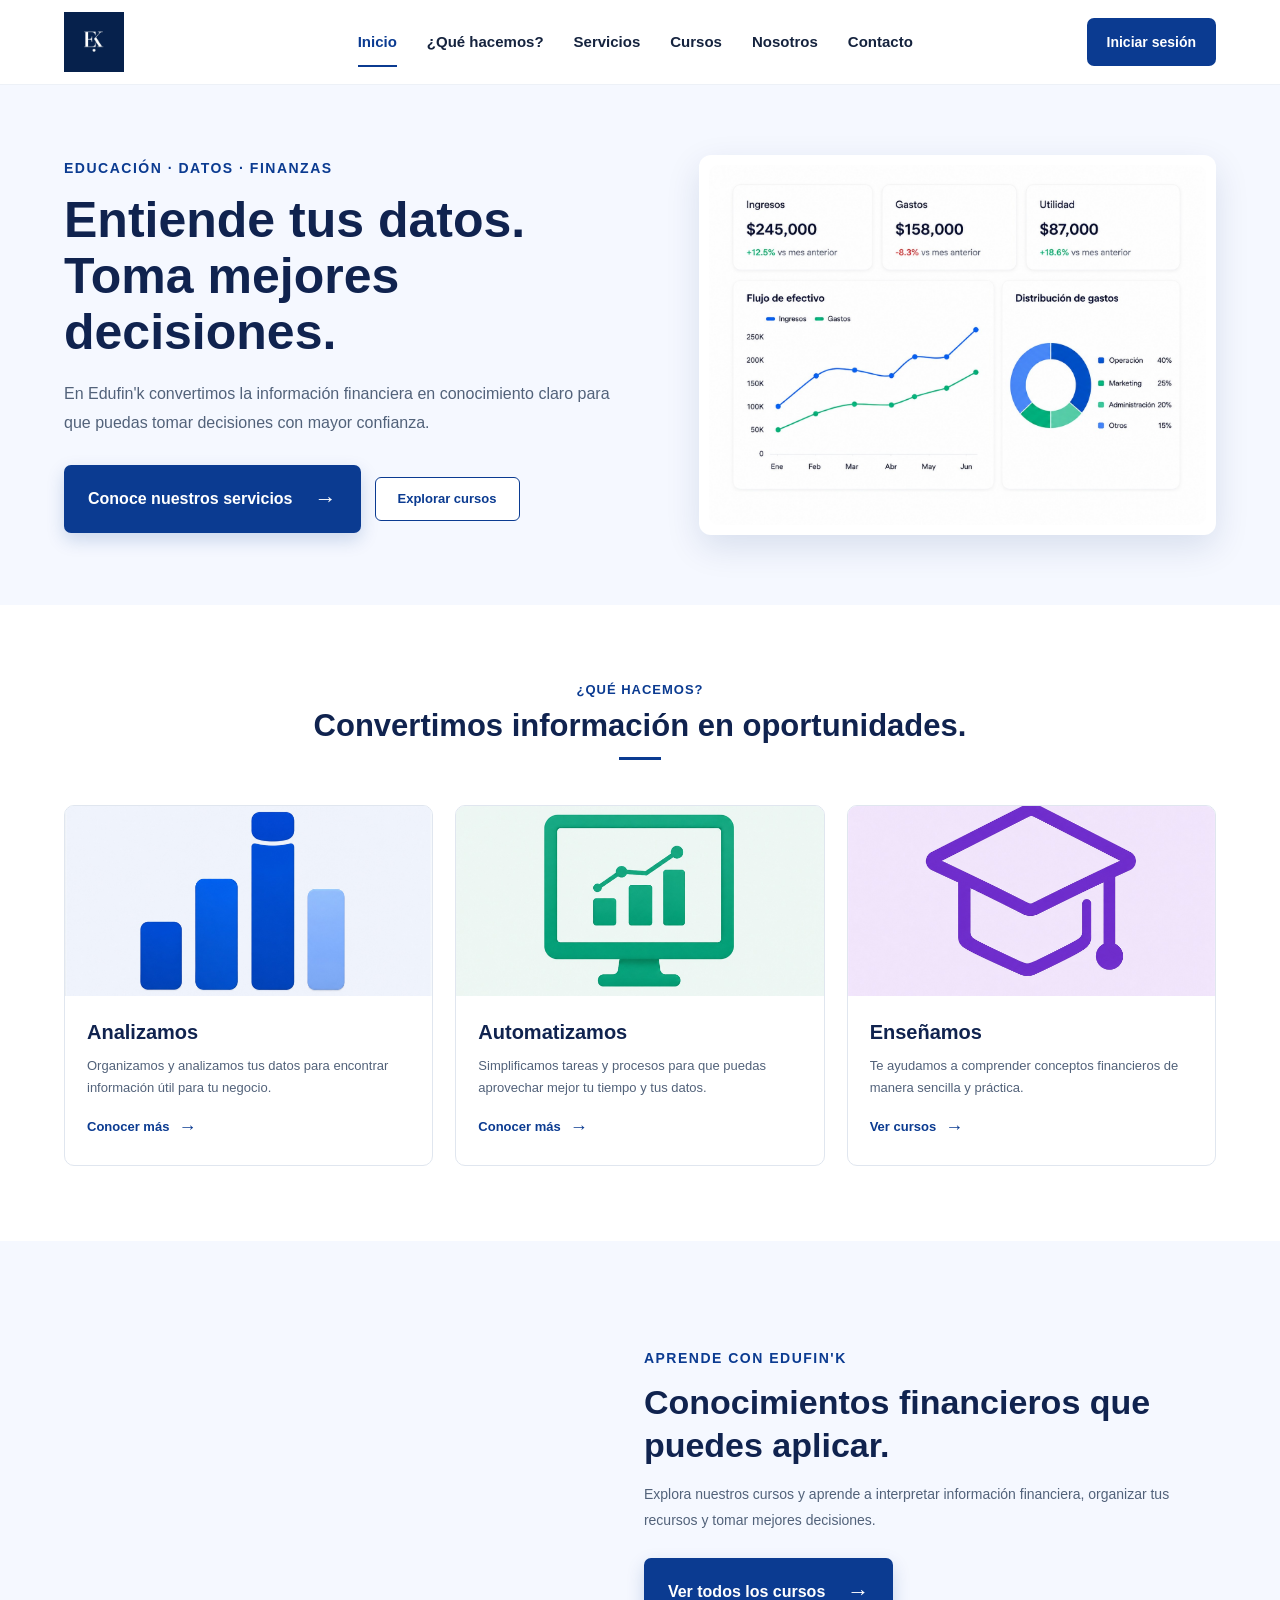
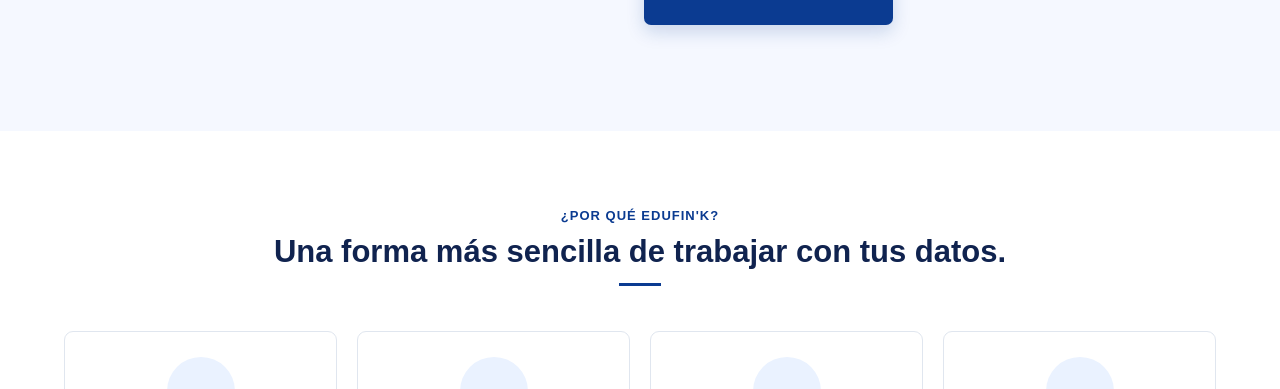
<file: Edufin'k/index.html>
<!DOCTYPE html>
<html lang="es">

<head>

    <meta charset="UTF-8">

    <meta
        name="viewport"
        content="width=device-width, initial-scale=1.0"
    >

    <meta
        http-equiv="refresh"
        content="0; url=Edufin%27k.html"
    >

    <title>Edufin'k</title>

</head>


<body>

    <p>
        Cargando Edufin'k...
    </p>

</body>

</html>
</file>
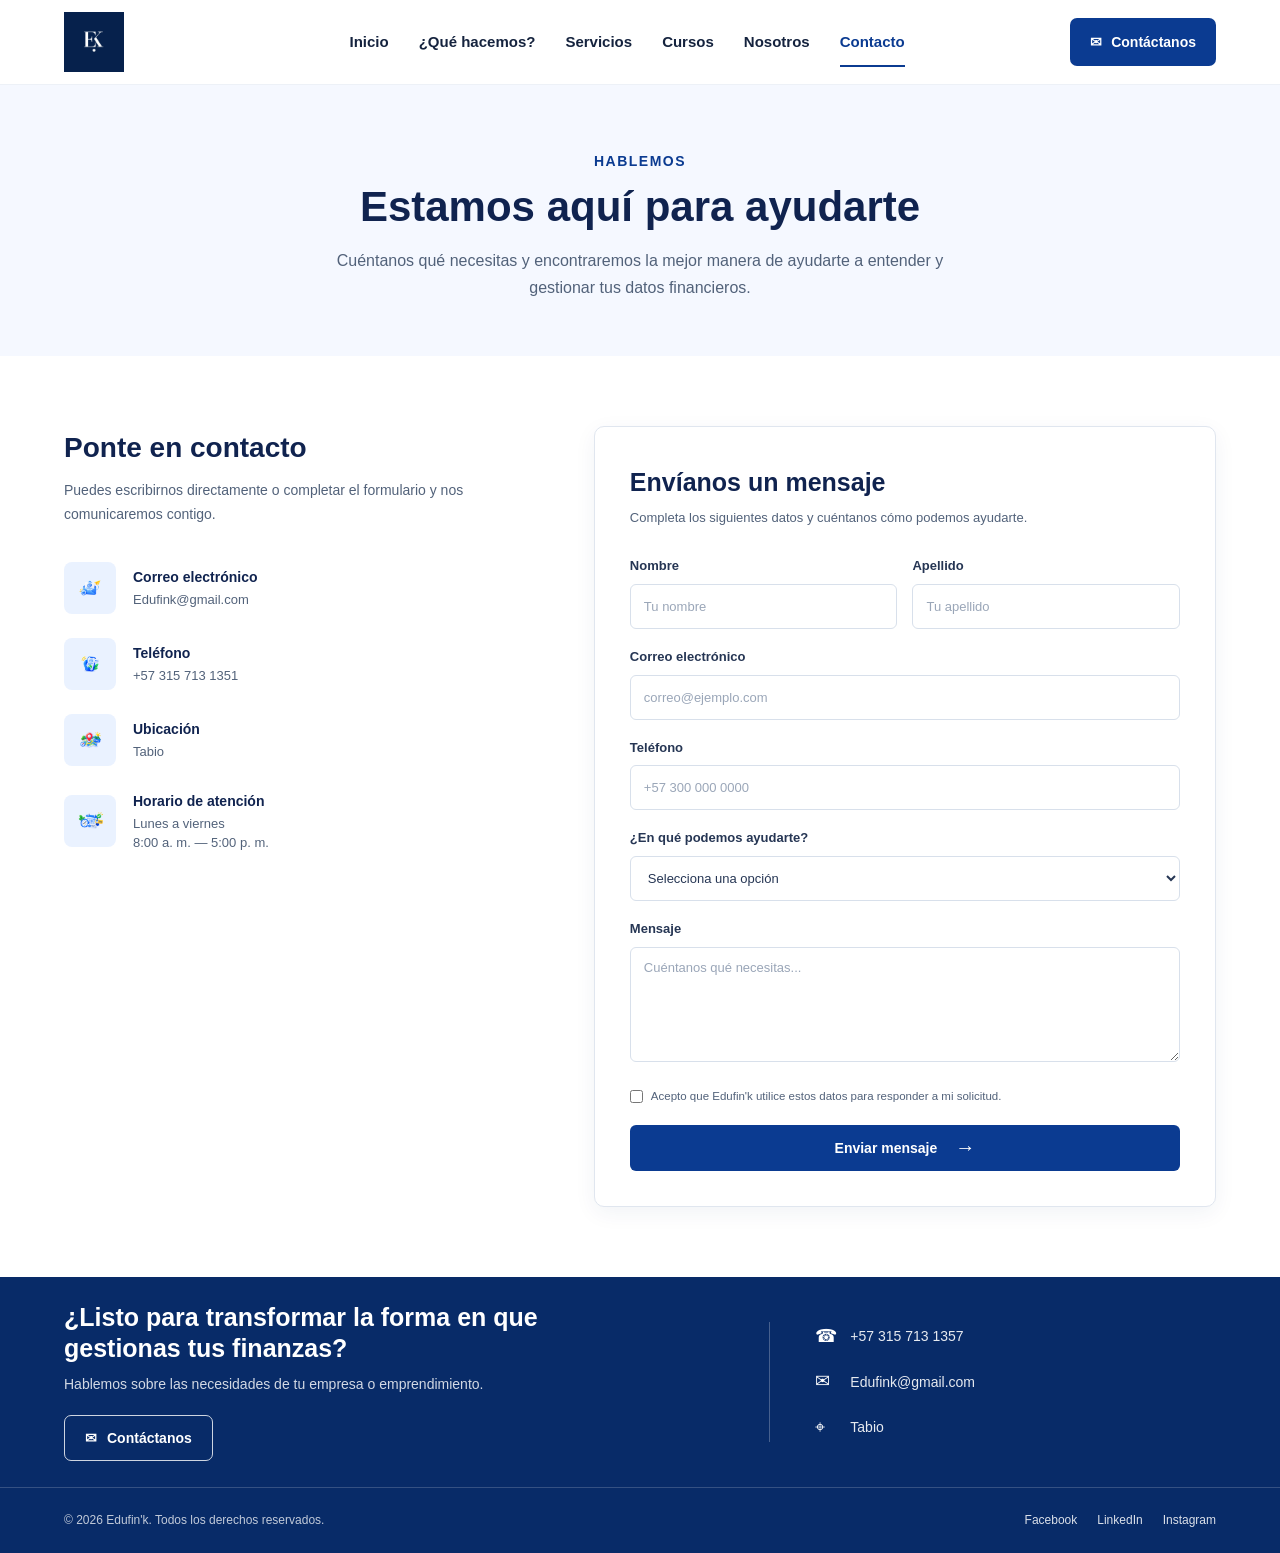
<file: Edufin'k/contacto.html>
<!DOCTYPE html>
<html lang="es">

<head>

    <meta charset="UTF-8">

    <meta name="viewport" content="width=device-width, initial-scale=1.0">

    <title>Edufin'k | Contacto</title>

    <link rel="stylesheet" href="diseño.css">

</head>


<body class="pagina-contacto">


    <!-- ==========================================
         ENCABEZADO
    =========================================== -->

    <header class="header">

        <div class="contenedor header-contenido">


            <!-- LOGO -->

            <a href="Edufin'k.html" class="logo">

                <img
                    src="img/logo.png"
                    alt="Logo de Edufin'k"
                >

            </a>


            <!-- MENÚ -->

            <nav class="menu">

                <a href="Edufin'k.html">
                    Inicio
                </a>

                <a href="Edufin'k.html#que-hacemos">
                    ¿Qué hacemos?
                </a>

                <a href="servicios.html">
                    Servicios
                </a>

                <a href="cursos.html">
                    Cursos
                </a>

                <a href="nosotros.html">
                    Nosotros
                </a>

                <a href="contacto.html" class="activo">
                    Contacto
                </a>

            </nav>


            <!-- BOTÓN -->

            <a
                href="contacto.html"
                class="boton-contacto"
            >

                <span>✉</span>

                Contáctanos

            </a>

        </div>

    </header>



    <!-- ==========================================
         CONTENIDO PRINCIPAL
    =========================================== -->

    <main>


        <!-- ======================================
             ENCABEZADO DE CONTACTO
        ======================================= -->

        <section class="contacto-hero">

            <div class="contenedor">

                <p class="texto-pequeno">
                    HABLEMOS
                </p>

                <h1>
                    Estamos aquí para ayudarte
                </h1>

                <p>
                    Cuéntanos qué necesitas y encontraremos
                    la mejor manera de ayudarte a entender
                    y gestionar tus datos financieros.
                </p>

            </div>

        </section>



        <!-- ======================================
             FORMULARIO + INFORMACIÓN
        ======================================= -->

        <section class="contacto-contenido">

            <div class="contenedor contacto-grid">


                <!-- =================================
                     INFORMACIÓN
                ================================== -->

                <div class="contacto-informacion">

                    <div class="titulo-contacto">

                        <h2>
                            Ponte en contacto
                        </h2>

                        <p>
                            Puedes escribirnos directamente o
                            completar el formulario y nos
                            comunicaremos contigo.
                        </p>

                    </div>


                    <!-- CORREO -->

                    <div class="contacto-dato">

                        <div class="contacto-dato-imagen">

                            <img
                                src="img/contacto-correo.png"
                                alt="Correo electrónico"
                            >

                        </div>

                        <div>

                            <h3>
                                Correo electrónico
                            </h3>

                            <p>
                                Edufink@gmail.com
                            </p>

                        </div>

                    </div>


                    <!-- TELÉFONO -->

                    <div class="contacto-dato">

                        <div class="contacto-dato-imagen">

                            <img
                                src="img/contacto-telefono.png"
                                alt="Teléfono"
                            >

                        </div>

                        <div>

                            <h3>
                                Teléfono
                            </h3>

                            <p>
                                +57 315 713 1351
                            </p>

                        </div>

                    </div>


                    <!-- UBICACIÓN -->

                    <div class="contacto-dato">

                        <div class="contacto-dato-imagen">

                            <img
                                src="img/contacto-ubicacion.png"
                                alt="Ubicación"
                            >

                        </div>

                        <div>

                            <h3>
                                Ubicación
                            </h3>

                            <p>
                                Tabio
                            </p>

                        </div>

                    </div>


                    <!-- HORARIO -->

                    <div class="contacto-dato">

                        <div class="contacto-dato-imagen">

                            <img
                                src="img/contacto-horario.png"
                                alt="Horario de atención"
                            >

                        </div>

                        <div>

                            <h3>
                                Horario de atención
                            </h3>

                            <p>
                                Lunes a viernes
                                <br>
                                8:00 a. m. — 5:00 p. m.
                            </p>

                        </div>

                    </div>


                    <!-- IMAGEN -->

                    <div class="contacto-imagen">

                        <img
                            src="img/contacto.png"
                            alt="Contacto Edufin'k"
                        >

                    </div>

                </div>



                <!-- =================================
                     FORMULARIO
                ================================== -->

                <div class="contacto-formulario">

                    <div class="formulario-titulo">

                        <h2>
                            Envíanos un mensaje
                        </h2>

                        <p>
                            Completa los siguientes datos y
                            cuéntanos cómo podemos ayudarte.
                        </p>

                    </div>


                    <form
                        action="#"
                        method="post"
                        onsubmit="enviarFormulario(event)"
                    >


                        <!-- NOMBRE -->

                        <div class="fila-formulario">

                            <div class="campo-contacto">

                                <label for="nombre">
                                    Nombre
                                </label>

                                <input
                                    type="text"
                                    id="nombre"
                                    name="nombre"
                                    placeholder="Tu nombre"
                                    required
                                >

                            </div>


                            <!-- APELLIDO -->

                            <div class="campo-contacto">

                                <label for="apellido">
                                    Apellido
                                </label>

                                <input
                                    type="text"
                                    id="apellido"
                                    name="apellido"
                                    placeholder="Tu apellido"
                                    required
                                >

                            </div>

                        </div>


                        <!-- CORREO -->

                        <div class="campo-contacto">

                            <label for="email-contacto">
                                Correo electrónico
                            </label>

                            <input
                                type="email"
                                id="email-contacto"
                                name="email"
                                placeholder="correo@ejemplo.com"
                                required
                            >

                        </div>


                        <!-- TELÉFONO -->

                        <div class="campo-contacto">

                            <label for="telefono">
                                Teléfono
                            </label>

                            <input
                                type="tel"
                                id="telefono"
                                name="telefono"
                                placeholder="+57 300 000 0000"
                            >

                        </div>


                        <!-- SERVICIO -->

                        <div class="campo-contacto">

                            <label for="servicio">
                                ¿En qué podemos ayudarte?
                            </label>

                            <select
                                id="servicio"
                                name="servicio"
                                required
                            >

                                <option value="">
                                    Selecciona una opción
                                </option>

                                <option>
                                    Análisis de datos financieros
                                </option>

                                <option>
                                    Automatización financiera
                                </option>

                                <option>
                                    Educación financiera
                                </option>

                                <option>
                                    Cursos
                                </option>

                                <option>
                                    Otro
                                </option>

                            </select>

                        </div>


                        <!-- MENSAJE -->

                        <div class="campo-contacto">

                            <label for="mensaje">
                                Mensaje
                            </label>

                            <textarea
                                id="mensaje"
                                name="mensaje"
                                rows="5"
                                placeholder="Cuéntanos qué necesitas..."
                                required
                            ></textarea>

                        </div>


                        <!-- ACEPTACIÓN -->

                        <label class="aceptar-contacto">

                            <input
                                type="checkbox"
                                required
                            >

                            <span>
                                Acepto que Edufin'k utilice estos
                                datos para responder a mi solicitud.
                            </span>

                        </label>


                        <!-- BOTÓN -->

                        <button
                            type="submit"
                            class="boton-enviar-contacto"
                        >

                            Enviar mensaje

                            <span>→</span>

                        </button>


                        <!-- MENSAJE DE CONFIRMACIÓN -->

                        <p
                            id="mensaje-contacto"
                            class="mensaje-contacto"
                        ></p>

                    </form>

                </div>

            </div>

        </section>


    </main>



    <!-- ==========================================
         FOOTER
    =========================================== -->

    <footer class="footer">

        <div class="contenedor footer-contenido">

            <div class="footer-presentacion">

                <h2>
                    ¿Listo para transformar la forma en que
                    gestionas tus finanzas?
                </h2>

                <p>
                    Hablemos sobre las necesidades de tu empresa
                    o emprendimiento.
                </p>

                <a
                    href="contacto.html"
                    class="boton-footer"
                >

                    <span>✉</span>

                    Contáctanos

                </a>

            </div>


            <div class="footer-contacto">

                <div class="dato-contacto">

                    <span>☎</span>

                    <p>
                        +57 315 713 1357
                    </p>

                </div>


                <div class="dato-contacto">

                    <span>✉</span>

                    <p>
                        Edufink@gmail.com
                    </p>

                </div>


                <div class="dato-contacto">

                    <span>⌖</span>

                    <p>
                        Tabio
                    </p>

                </div>

            </div>

        </div>


        <div class="footer-inferior">

            <div class="contenedor footer-inferior-contenido">

                <p>
                    © 2026 Edufin'k. Todos los derechos reservados.
                </p>


                <div class="redes-sociales">

                    <a href="#">
                        Facebook
                    </a>

                    <a href="#">
                        LinkedIn
                    </a>

                    <a href="#">
                        Instagram
                    </a>

                </div>

            </div>

        </div>

    </footer>



    <!-- ==========================================
         JAVASCRIPT
    =========================================== -->

    <script>

        function enviarFormulario(event) {

            event.preventDefault();

            const mensaje =
                document.getElementById("mensaje-contacto");

            mensaje.textContent =
                "¡Mensaje preparado correctamente! La conexión con el sistema de envío se agregará posteriormente.";

            mensaje.classList.add("mostrar");

        }

    </script>


</body>

</html>
</file>
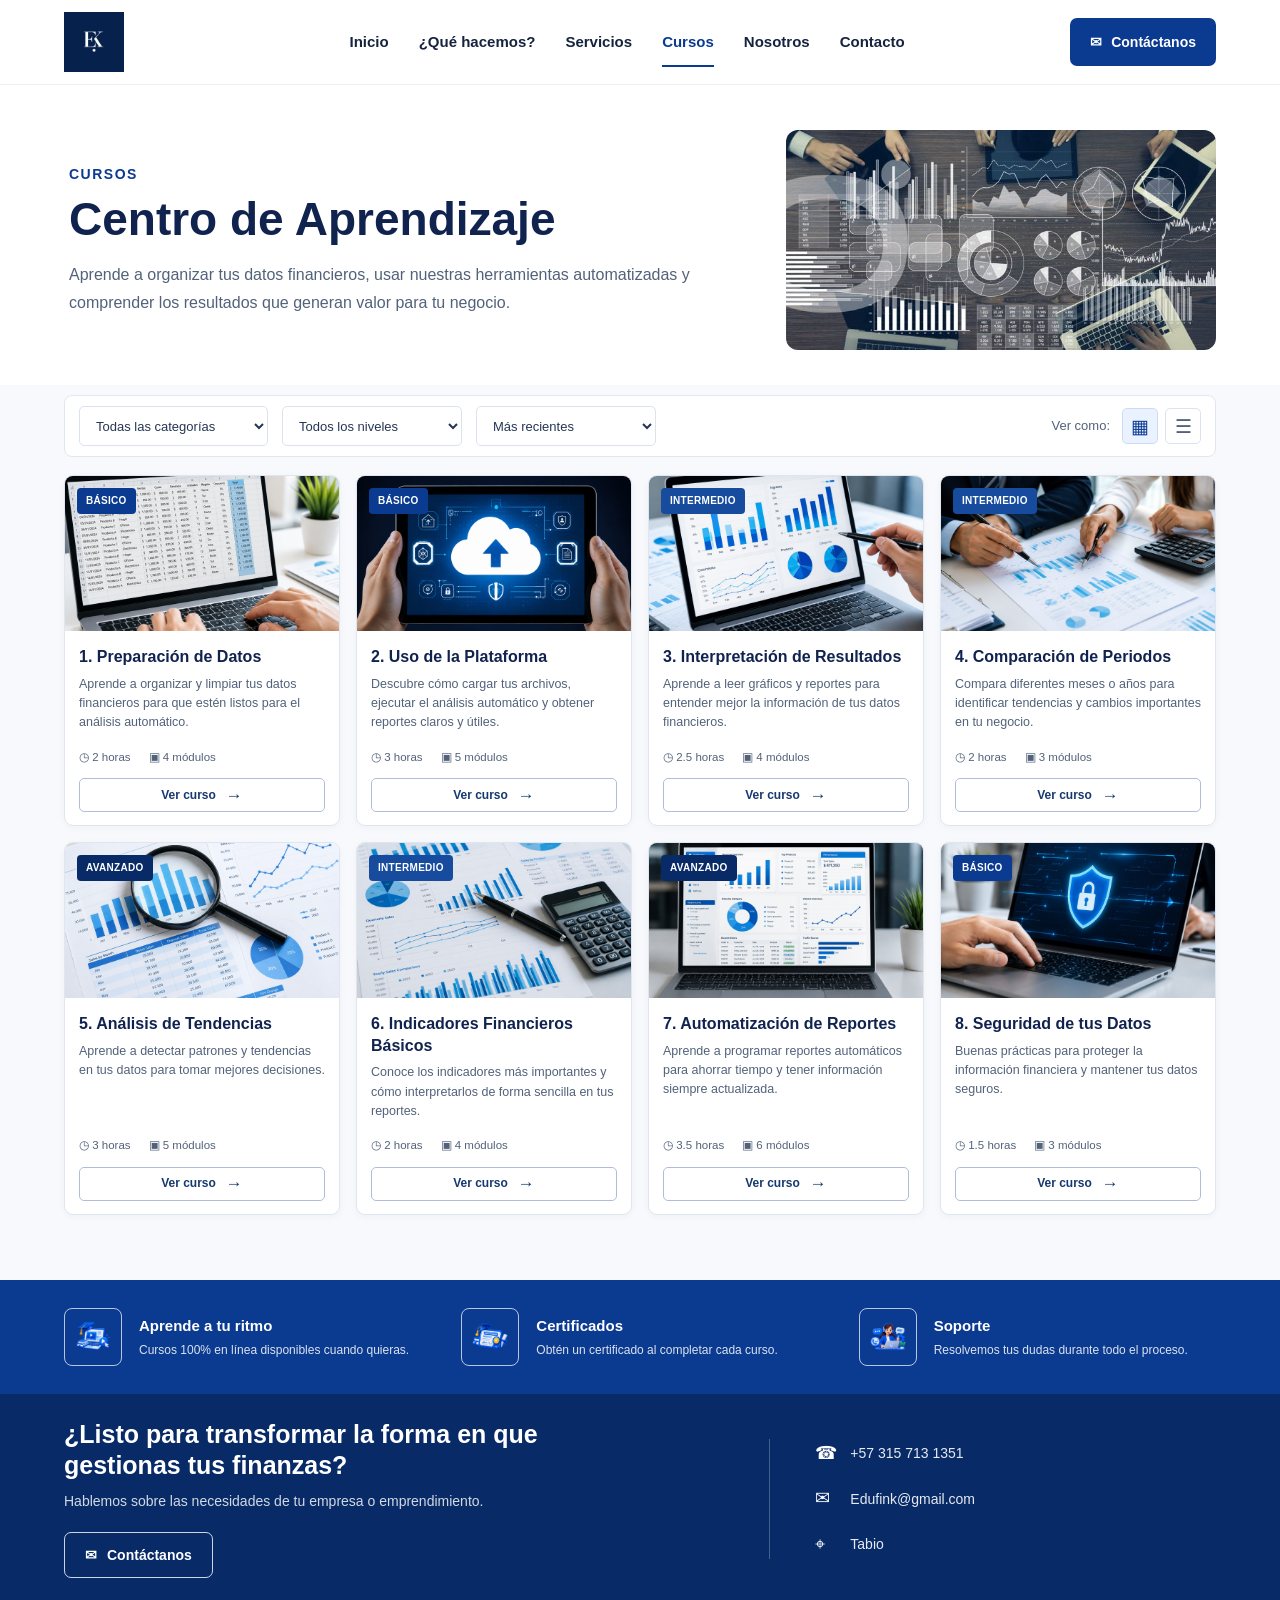
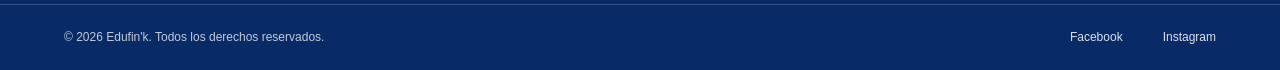
<file: Edufin'k/cursos.html>
<!DOCTYPE html>
<html lang="es">

<head>

    <meta charset="UTF-8">

    <meta name="viewport" content="width=device-width, initial-scale=1.0">

    <title>Edufin'k | Cursos</title>

    <link rel="stylesheet" href="diseño.css">

</head>


<body>


    <!-- ==========================================
         ENCABEZADO
    =========================================== -->

    <header class="header">

        <div class="contenedor header-contenido">


            <!-- LOGO -->

            <a href="Edufin'k.html" class="logo">

                <img
                    src="img/logo.png"
                    alt="Logo de Edufin'k"
                >

            </a>


            <!-- MENÚ -->

            <nav class="menu">

                <a href="Edufin'k.html">
                    Inicio
                </a>

                <a href="Edufin'k.html#que-hacemos">
                    ¿Qué hacemos?
                </a>

                <a href="servicios.html">
                    Servicios
                </a>

                <a href="cursos.html" class="activo">
                    Cursos
                </a>

                <a href="nosotros.html">
                    Nosotros
                </a>

                <a href="contacto.html">
                    Contacto
                </a>

            </nav>


            <!-- BOTÓN CONTACTO -->

            <a
                href="contacto.html"
                class="boton-contacto"
            >

                <span>✉</span>

                Contáctanos

            </a>

        </div>

    </header>



    <!-- ==========================================
         CONTENIDO PRINCIPAL
    =========================================== -->

    <main>


        <!-- ======================================
             PRESENTACIÓN DE CURSOS
        ======================================= -->

        <section class="cursos-hero">

            <div class="contenedor cursos-hero-contenido">


                <!-- TEXTO -->

                <div class="cursos-hero-texto">

                    <p class="texto-pequeno">
                        CURSOS
                    </p>

                    <h1>
                        Centro de Aprendizaje
                    </h1>

                    <p>
                        Aprende a organizar tus datos financieros,
                        usar nuestras herramientas automatizadas y
                        comprender los resultados que generan valor
                        para tu negocio.
                    </p>

                </div>


                <!-- IMAGEN -->

                <div class="cursos-hero-imagen">

                    <img
                        src="img/centro-aprendizaje.png"
                        alt="Centro de aprendizaje financiero"
                    >

                </div>

            </div>

        </section>



        <!-- ======================================
             FILTROS
        ======================================= -->

        <section class="cursos-contenido">

            <div class="contenedor">


                <div class="filtros-cursos">


                    <!-- CATEGORÍAS -->

                    <div class="filtro">

                        <label for="categoria">
                            Categoría
                        </label>

                        <select id="categoria">

                            <option>
                                Todas las categorías
                            </option>

                            <option>
                                Análisis financiero
                            </option>

                            <option>
                                Automatización
                            </option>

                            <option>
                                Datos financieros
                            </option>

                        </select>

                    </div>


                    <!-- NIVEL -->

                    <div class="filtro">

                        <label for="nivel">
                            Nivel
                        </label>

                        <select id="nivel">

                            <option>
                                Todos los niveles
                            </option>

                            <option>
                                Básico
                            </option>

                            <option>
                                Intermedio
                            </option>

                            <option>
                                Avanzado
                            </option>

                        </select>

                    </div>


                    <!-- ORDEN -->

                    <div class="filtro">

                        <label for="orden">
                            Ordenar por
                        </label>

                        <select id="orden">

                            <option>
                                Más recientes
                            </option>

                            <option>
                                Más antiguos
                            </option>

                            <option>
                                Menor duración
                            </option>

                            <option>
                                Mayor duración
                            </option>

                        </select>

                    </div>


                    <!-- VISTA -->

                    <div class="vista-cursos">

                        <span>
                            Ver como:
                        </span>

                        <button
                            type="button"
                            class="vista-activa"
                        >
                            ▦
                        </button>

                        <button
                            type="button"
                        >
                            ☰
                        </button>

                    </div>

                </div>



                <!-- ==================================
                     TARJETAS DE CURSOS
                =================================== -->

                <div class="lista-cursos">


                    <!-- CURSO 1 -->

                    <article class="curso-card">

                        <div class="curso-imagen">

                            <img
                                src="img/curso-preparacion-datos.png"
                                alt="Preparación de datos"
                            >

                            <span class="nivel basico">
                                BÁSICO
                            </span>

                        </div>


                        <div class="curso-info">

                            <h2>
                                1. Preparación de Datos
                            </h2>

                            <p>
                                Aprende a organizar y limpiar tus datos
                                financieros para que estén listos para
                                el análisis automático.
                            </p>


                            <div class="curso-datos">

                                <span>
                                    ◷ 2 horas
                                </span>

                                <span>
                                    ▣ 4 módulos
                                </span>

                            </div>


                            <a
                                href="curso-preparacion-datos.html"
                                class="boton-curso"
                            >

                                Ver curso

                                <span>→</span>

                            </a>

                        </div>

                    </article>



                    <!-- CURSO 2 -->

                    <article class="curso-card">

                        <div class="curso-imagen">

                            <img
                                src="img/curso-uso-plataforma.png"
                                alt="Uso de la plataforma"
                            >

                            <span class="nivel basico">
                                BÁSICO
                            </span>

                        </div>


                        <div class="curso-info">

                            <h2>
                                2. Uso de la Plataforma
                            </h2>

                            <p>
                                Descubre cómo cargar tus archivos,
                                ejecutar el análisis automático y
                                obtener reportes claros y útiles.
                            </p>


                            <div class="curso-datos">

                                <span>
                                    ◷ 3 horas
                                </span>

                                <span>
                                    ▣ 5 módulos
                                </span>

                            </div>


                            <a
                                href="curso-uso-plataforma.html"
                                class="boton-curso"
                            >

                                Ver curso

                                <span>→</span>

                            </a>

                        </div>

                    </article>



                    <!-- CURSO 3 -->

                    <article class="curso-card">

                        <div class="curso-imagen">

                            <img
                                src="img/curso-interpretacion-resultados.png"
                                alt="Interpretación de resultados"
                            >

                            <span class="nivel intermedio">
                                INTERMEDIO
                            </span>

                        </div>


                        <div class="curso-info">

                            <h2>
                                3. Interpretación de Resultados
                            </h2>

                            <p>
                                Aprende a leer gráficos y reportes para
                                entender mejor la información de tus
                                datos financieros.
                            </p>


                            <div class="curso-datos">

                                <span>
                                    ◷ 2.5 horas
                                </span>

                                <span>
                                    ▣ 4 módulos
                                </span>

                            </div>


                            <a
                                href="curso-interpretacion-resultados.html"
                                class="boton-curso"
                            >

                                Ver curso

                                <span>→</span>

                            </a>

                        </div>

                    </article>



                    <!-- CURSO 4 -->

                    <article class="curso-card">

                        <div class="curso-imagen">

                            <img
                                src="img/curso-comparacion-periodos.png"
                                alt="Comparación de periodos"
                            >

                            <span class="nivel intermedio">
                                INTERMEDIO
                            </span>

                        </div>


                        <div class="curso-info">

                            <h2>
                                4. Comparación de Periodos
                            </h2>

                            <p>
                                Compara diferentes meses o años para
                                identificar tendencias y cambios
                                importantes en tu negocio.
                            </p>


                            <div class="curso-datos">

                                <span>
                                    ◷ 2 horas
                                </span>

                                <span>
                                    ▣ 3 módulos
                                </span>

                            </div>


                            <a
                                href="curso-comparacion-periodos.html"
                                class="boton-curso"
                            >

                                Ver curso

                                <span>→</span>

                            </a>

                        </div>

                    </article>



                    <!-- CURSO 5 -->

                    <article class="curso-card">

                        <div class="curso-imagen">

                            <img
                                src="img/curso-analisis-tendencias.png"
                                alt="Análisis de tendencias"
                            >

                            <span class="nivel avanzado">
                                AVANZADO
                            </span>

                        </div>


                        <div class="curso-info">

                            <h2>
                                5. Análisis de Tendencias
                            </h2>

                            <p>
                                Aprende a detectar patrones y tendencias
                                en tus datos para tomar mejores
                                decisiones.
                            </p>


                            <div class="curso-datos">

                                <span>
                                    ◷ 3 horas
                                </span>

                                <span>
                                    ▣ 5 módulos
                                </span>

                            </div>


                            <a
                                href="curso-analisis-tendencias.html"
                                class="boton-curso"
                            >

                                Ver curso

                                <span>→</span>

                            </a>

                        </div>

                    </article>



                    <!-- CURSO 6 -->

                    <article class="curso-card">

                        <div class="curso-imagen">

                            <img
                                src="img/curso-indicadores-financieros.png"
                                alt="Indicadores financieros básicos"
                            >

                            <span class="nivel intermedio">
                                INTERMEDIO
                            </span>

                        </div>


                        <div class="curso-info">

                            <h2>
                                6. Indicadores Financieros Básicos
                            </h2>

                            <p>
                                Conoce los indicadores más importantes
                                y cómo interpretarlos de forma sencilla
                                en tus reportes.
                            </p>


                            <div class="curso-datos">

                                <span>
                                    ◷ 2 horas
                                </span>

                                <span>
                                    ▣ 4 módulos
                                </span>

                            </div>


                            <a
                                href="curso-indicadores-financieros.html"
                                class="boton-curso"
                            >

                                Ver curso

                                <span>→</span>

                            </a>

                        </div>

                    </article>



                    <!-- CURSO 7 -->

                    <article class="curso-card">

                        <div class="curso-imagen">

                            <img
                                src="img/curso-automatizacion-reportes.png"
                                alt="Automatización de reportes"
                            >

                            <span class="nivel avanzado">
                                AVANZADO
                            </span>

                        </div>


                        <div class="curso-info">

                            <h2>
                                7. Automatización de Reportes
                            </h2>

                            <p>
                                Aprende a programar reportes automáticos
                                para ahorrar tiempo y tener información
                                siempre actualizada.
                            </p>


                            <div class="curso-datos">

                                <span>
                                    ◷ 3.5 horas
                                </span>

                                <span>
                                    ▣ 6 módulos
                                </span>

                            </div>


                            <a
                                href="curso-automatizacion-reportes.html"
                                class="boton-curso"
                            >

                                Ver curso

                                <span>→</span>

                            </a>

                        </div>

                    </article>



                    <!-- CURSO 8 -->

                    <article class="curso-card">

                        <div class="curso-imagen">

                            <img
                                src="img/curso-seguridad-datos.png"
                                alt="Seguridad de tus datos"
                            >

                            <span class="nivel basico">
                                BÁSICO
                            </span>

                        </div>


                        <div class="curso-info">

                            <h2>
                                8. Seguridad de tus Datos
                            </h2>

                            <p>
                                Buenas prácticas para proteger la
                                información financiera y mantener tus
                                datos seguros.
                            </p>


                            <div class="curso-datos">

                                <span>
                                    ◷ 1.5 horas
                                </span>

                                <span>
                                    ▣ 3 módulos
                                </span>

                            </div>


                            <a
                                href="curso-seguridad-datos.html"
                                class="boton-curso"
                            >

                                Ver curso

                                <span>→</span>

                            </a>

                        </div>

                    </article>

                </div>

            </div>

        </section>



        <!-- ======================================
             BENEFICIOS
        ======================================= -->

        <section class="beneficios-cursos">

            <div class="contenedor beneficios-contenido">


                <!-- BENEFICIO 1 -->

                <div class="beneficio">

                    <div class="beneficio-imagen">

                        <img
                            src="img/aprende-ritmo.png"
                            alt="Aprende a tu ritmo"
                        >

                    </div>

                    <div>

                        <h3>
                            Aprende a tu ritmo
                        </h3>

                        <p>
                            Cursos 100% en línea disponibles
                            cuando quieras.
                        </p>

                    </div>

                </div>


                <!-- BENEFICIO 2 -->

                <div class="beneficio">

                    <div class="beneficio-imagen">

                        <img
                            src="img/certificados.png"
                            alt="Certificados"
                        >

                    </div>

                    <div>

                        <h3>
                            Certificados
                        </h3>

                        <p>
                            Obtén un certificado al completar
                            cada curso.
                        </p>

                    </div>

                </div>


                <!-- BENEFICIO 3 -->

                <div class="beneficio">

                    <div class="beneficio-imagen">

                        <img
                            src="img/soporte.png"
                            alt="Soporte"
                        >

                    </div>

                    <div>

                        <h3>
                            Soporte
                        </h3>

                        <p>
                            Resolvemos tus dudas durante
                            todo el proceso.
                        </p>

                    </div>

                </div>

            </div>

        </section>


    </main>



    <!-- ==========================================
         FOOTER
    =========================================== -->

    <footer class="footer">

        <div class="contenedor footer-contenido">


            <div class="footer-presentacion">

                <h2>
                    ¿Listo para transformar la forma en que
                    gestionas tus finanzas?
                </h2>

                <p>
                    Hablemos sobre las necesidades de tu empresa
                    o emprendimiento.
                </p>

                <a
                    href="contacto.html"
                    class="boton-footer"
                >

                    <span>✉</span>

                    Contáctanos

                </a>

            </div>


            <div class="footer-contacto">

                <div class="dato-contacto">

                    <span>☎</span>

                    <p>
                        +57 315 713 1351
                    </p>

                </div>


                <div class="dato-contacto">

                    <span>✉</span>

                    <p>
                        Edufink@gmail.com
                    </p>

                </div>


                <div class="dato-contacto">

                    <span>⌖</span>

                    <p>
                        Tabio
                    </p>

                </div>

            </div>

        </div>


        <div class="footer-inferior">

            <div class="contenedor footer-inferior-contenido">

                <p>
                    © 2026 Edufin'k. Todos los derechos reservados.
                </p>


                <div class="redes-sociales">

                    <a href="#">
                        Facebook
                    </a>

                    <a href="#">
                    
                    </a>

                    <a href="#">
                        Instagram
                    </a>

                </div>

            </div>

        </div>

    </footer>


</body>

</html>
</file>
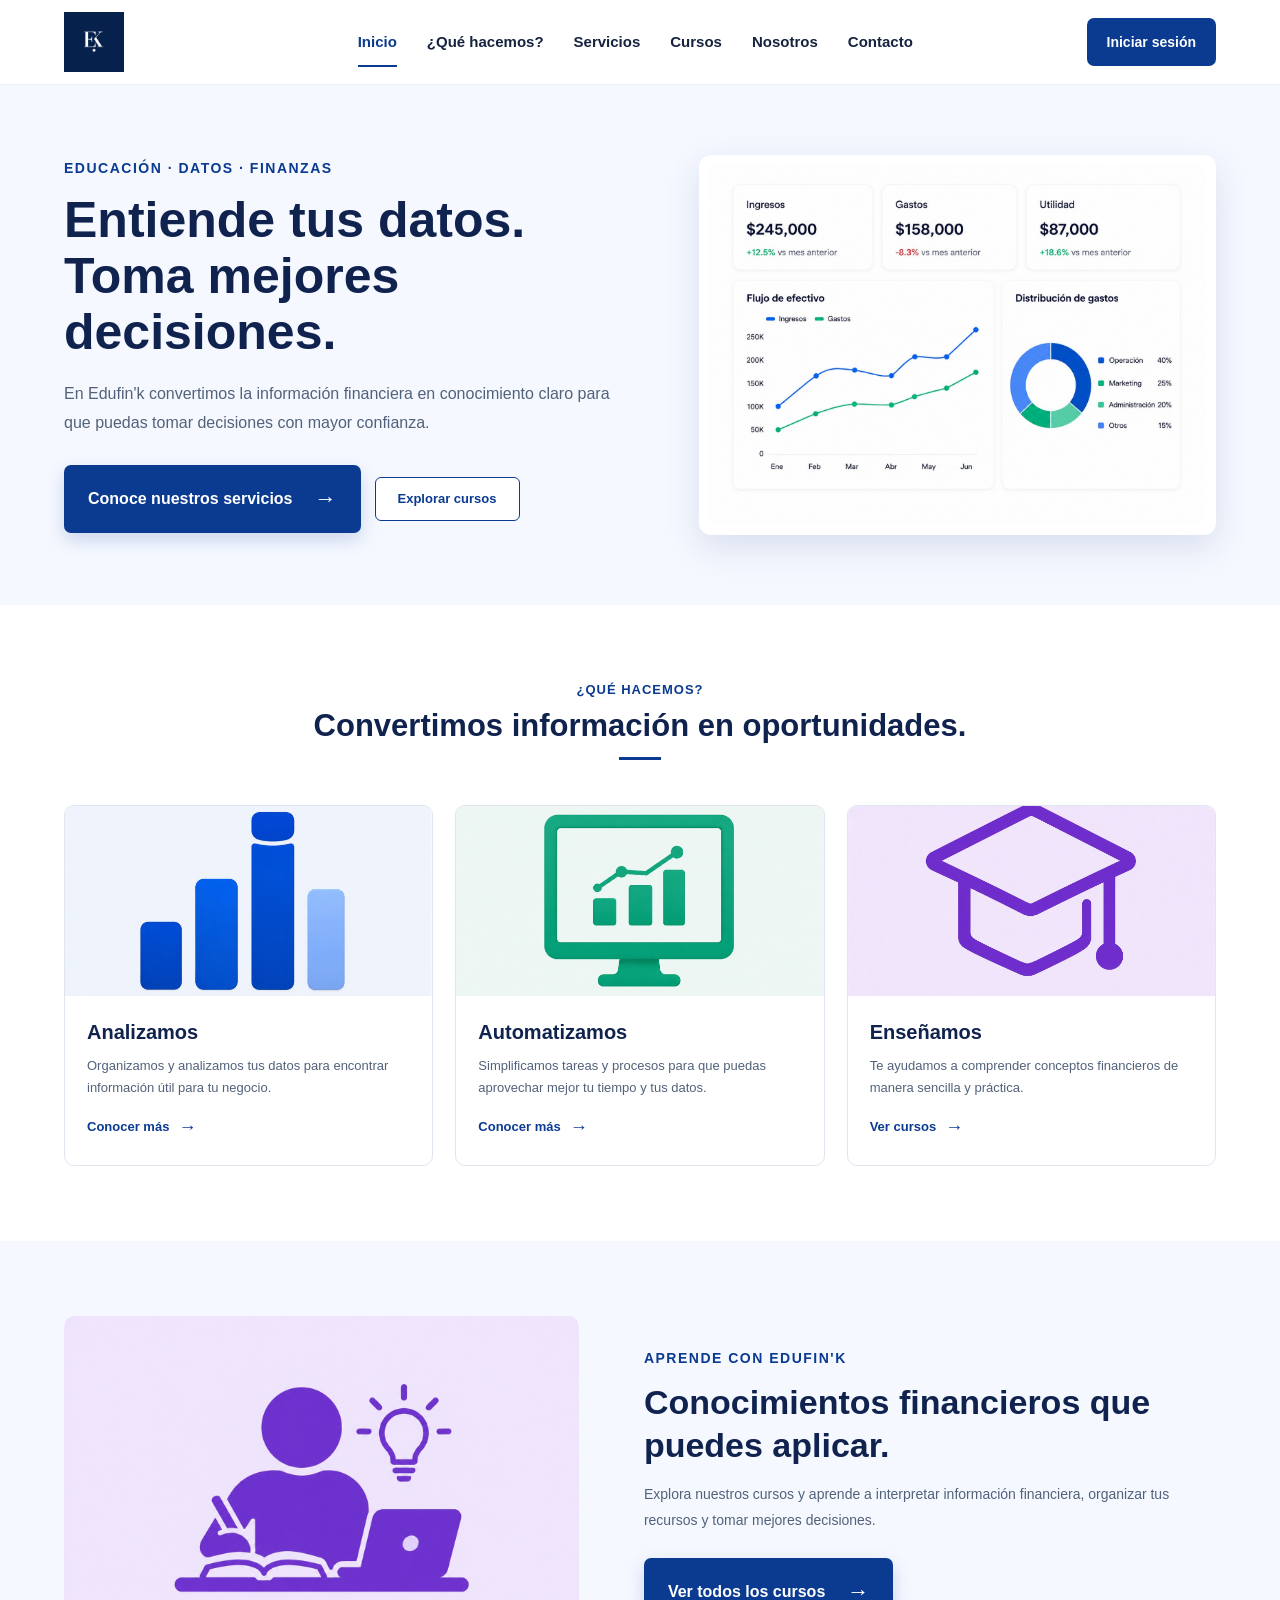
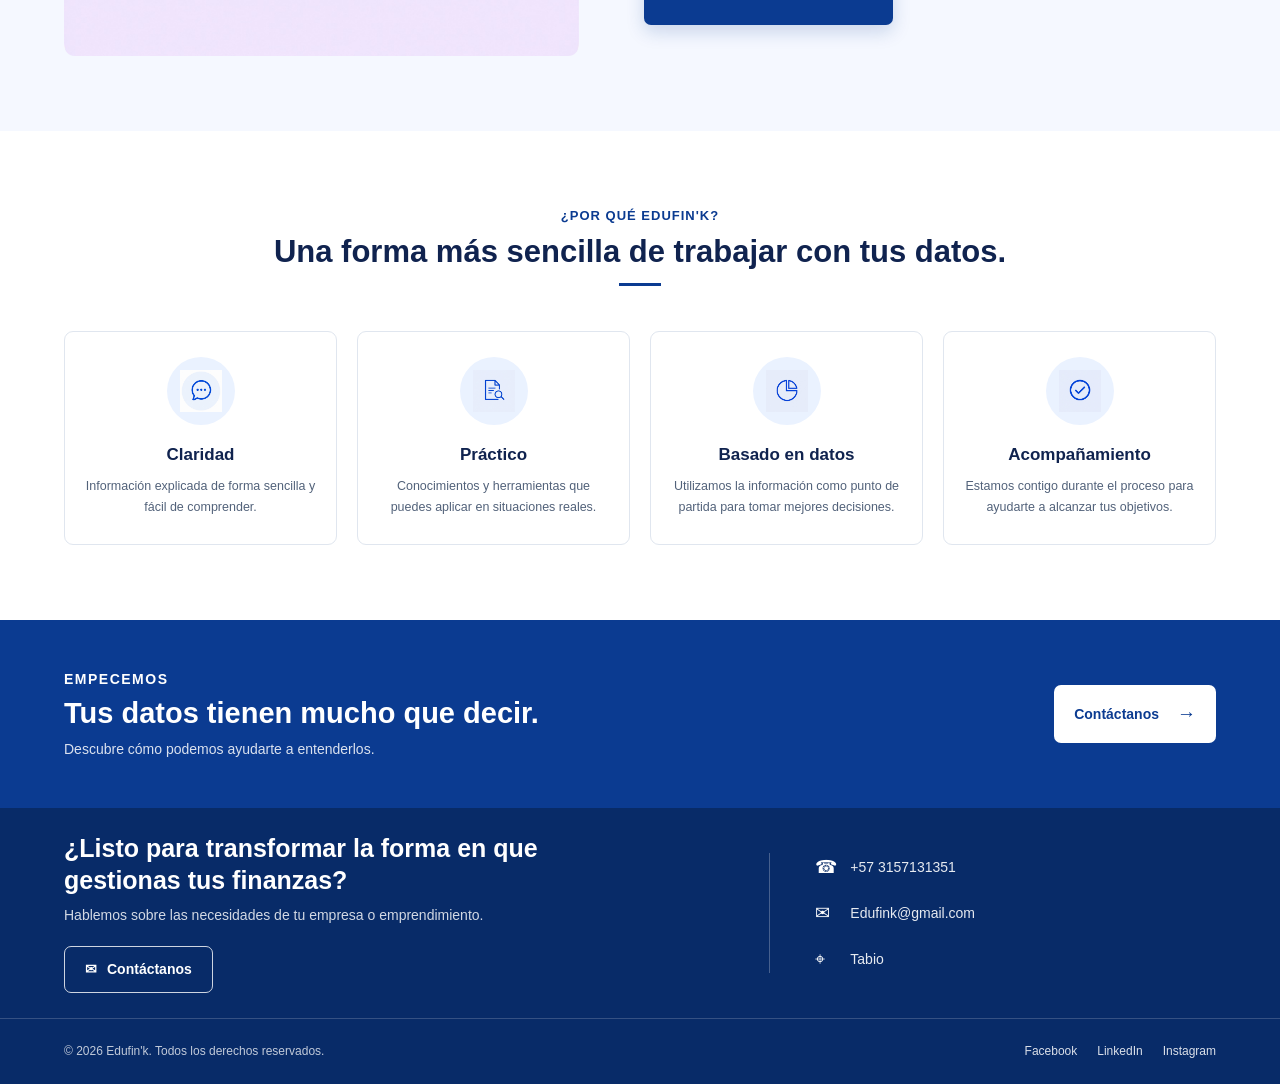
<file: Edufin'k/Edufin'k.html>
<!DOCTYPE html>
<html lang="es">

<head>

    <meta charset="UTF-8">

    <meta name="viewport" content="width=device-width, initial-scale=1.0">

    <title>Edufin'k | Educación y análisis financiero</title>

    <link rel="stylesheet" href="diseño.css">

</head>


<body>


    <!-- ==========================================
         ENCABEZADO
    =========================================== -->

    <header class="header">

        <div class="contenedor header-contenido">


            <!-- LOGO -->

            <a href="Edufin'k.html" class="logo">

                <img
                    src="img/logo.png"
                    alt="Logo de Edufin'k"
                >

            </a>


            <!-- MENÚ -->

            <nav class="menu">

                <a
                    href="Edufin'k.html"
                    class="activo"
                >
                    Inicio
                </a>

                <a href="#que-hacemos">
                    ¿Qué hacemos?
                </a>

                <a href="servicios.html">
                    Servicios
                </a>

                <a href="cursos.html">
                    Cursos
                </a>

                <a href="nosotros.html">
                    Nosotros
                </a>

                <a href="contacto.html">
                    Contacto
                </a>

            </nav>


            <!-- INICIAR SESIÓN -->

            <a
                href="iniciar-sesion.html"
                class="boton-contacto"
            >

                Iniciar sesión

            </a>

        </div>

    </header>



    <!-- ==========================================
         HERO PRINCIPAL
    =========================================== -->

    <main>


        <section class="hero">

            <div class="contenedor hero-contenido">


                <!-- TEXTO -->

                <div class="hero-texto">

                    <p class="texto-pequeno">
                        EDUCACIÓN · DATOS · FINANZAS
                    </p>

                    <h1>
                        Entiende tus datos.
                        <br>
                        Toma mejores decisiones.
                    </h1>

                    <p>
                        En Edufin'k convertimos la información
                        financiera en conocimiento claro para que
                        puedas tomar decisiones con mayor confianza.
                    </p>


                    <div class="hero-botones">

                        <a
                            href="servicios.html"
                            class="boton-principal"
                        >

                            Conoce nuestros servicios

                            <span>→</span>

                        </a>


                        <a
                            href="cursos.html"
                            class="boton-secundario"
                        >

                            Explorar cursos

                        </a>

                    </div>

                </div>


                <!-- IMAGEN -->

                <div class="hero-imagen">

                    <img
                        src="img/hero.png"
                        alt="Educación financiera Edufin'k"
                    >

                </div>

            </div>

        </section>



        <!-- ==========================================
             QUÉ HACEMOS
        =========================================== -->

        <section
            class="seccion que-hacemos"
            id="que-hacemos"
        >

            <div class="contenedor">


                <div class="titulo-seccion">

                    <p>
                        ¿QUÉ HACEMOS?
                    </p>

                    <h2>
                        Convertimos información
                        en oportunidades.
                    </h2>

                    <span class="linea"></span>

                </div>


                <div class="que-hacemos-grid">


                    <!-- TARJETA 1 -->

                    <article class="home-card">

                        <div class="home-card-imagen">

                            <img
                                src="img/analisis-datos.png"
                                alt="Análisis de datos"
                            >

                        </div>

                        <h3>
                            Analizamos
                        </h3>

                        <p>
                            Organizamos y analizamos tus datos para
                            encontrar información útil para tu negocio.
                        </p>

                        <a href="servicios.html">

                            Conocer más

                            <span>→</span>

                        </a>

                    </article>



                    <!-- TARJETA 2 -->

                    <article class="home-card">

                        <div class="home-card-imagen">

                            <img
                                src="img/automatizacion.png"
                                alt="Automatización"
                            >

                        </div>

                        <h3>
                            Automatizamos
                        </h3>

                        <p>
                            Simplificamos tareas y procesos para que
                            puedas aprovechar mejor tu tiempo y tus datos.
                        </p>

                        <a href="servicios.html">

                            Conocer más

                            <span>→</span>

                        </a>

                    </article>



                    <!-- TARJETA 3 -->

                    <article class="home-card">

                        <div class="home-card-imagen">

                            <img
                                src="img/educacion-financiera.png"
                                alt="Educación financiera"
                            >

                        </div>

                        <h3>
                            Enseñamos
                        </h3>

                        <p>
                            Te ayudamos a comprender conceptos financieros
                            de manera sencilla y práctica.
                        </p>

                        <a href="cursos.html">

                            Ver cursos

                            <span>→</span>

                        </a>

                    </article>

                </div>

            </div>

        </section>



        <!-- ==========================================
             SECCIÓN CURSOS
        =========================================== -->

        <section class="home-cursos">

            <div class="contenedor home-cursos-contenido">


                <div class="home-cursos-imagen">

                    <img
                        src="img/cursos-home.png"
                        alt="Cursos de Edufin'k"
                    >

                </div>


                <div class="home-cursos-texto">

                    <p class="texto-pequeno">
                        APRENDE CON EDUFIN'K
                    </p>

                    <h2>
                        Conocimientos financieros
                        que puedes aplicar.
                    </h2>

                    <p>
                        Explora nuestros cursos y aprende a interpretar
                        información financiera, organizar tus recursos
                        y tomar mejores decisiones.
                    </p>


                    <a
                        href="cursos.html"
                        class="boton-principal"
                    >

                        Ver todos los cursos

                        <span>→</span>

                    </a>

                </div>

            </div>

        </section>



        <!-- ==========================================
             POR QUÉ EDUFIN'K
        =========================================== -->

        <section class="seccion porque">

            <div class="contenedor">


                <div class="titulo-seccion">

                    <p>
                        ¿POR QUÉ EDUFIN'K?
                    </p>

                    <h2>
                        Una forma más sencilla
                        de trabajar con tus datos.
                    </h2>

                    <span class="linea"></span>

                </div>


                <div class="porque-grid">


                    <!-- 1 -->

                    <article class="porque-card">

                        <div class="porque-imagen">

                            <img
                                src="img/porque-claridad.png"
                                alt="Claridad"
                            >

                        </div>

                        <h3>
                            Claridad
                        </h3>

                        <p>
                            Información explicada de forma sencilla
                            y fácil de comprender.
                        </p>

                    </article>


                    <!-- 2 -->

                    <article class="porque-card">

                        <div class="porque-imagen">

                            <img
                                src="img/porque-practico.png"
                                alt="Aprendizaje práctico"
                            >

                        </div>

                        <h3>
                            Práctico
                        </h3>

                        <p>
                            Conocimientos y herramientas que puedes
                            aplicar en situaciones reales.
                        </p>

                    </article>


                    <!-- 3 -->

                    <article class="porque-card">

                        <div class="porque-imagen">

                            <img
                                src="img/porque-datos.png"
                                alt="Datos"
                            >

                        </div>

                        <h3>
                            Basado en datos
                        </h3>

                        <p>
                            Utilizamos la información como punto de
                            partida para tomar mejores decisiones.
                        </p>

                    </article>


                    <!-- 4 -->

                    <article class="porque-card">

                        <div class="porque-imagen">

                            <img
                                src="img/porque-acompanamiento.png"
                                alt="Acompañamiento"
                            >

                        </div>

                        <h3>
                            Acompañamiento
                        </h3>

                        <p>
                            Estamos contigo durante el proceso para
                            ayudarte a alcanzar tus objetivos.
                        </p>

                    </article>

                </div>

            </div>

        </section>



        <!-- ==========================================
             LLAMADO A LA ACCIÓN
        =========================================== -->

        <section class="home-final">

            <div class="contenedor home-final-contenido">

                <div>

                    <p class="texto-pequeno">
                        EMPECEMOS
                    </p>

                    <h2>
                        Tus datos tienen mucho
                        que decir.
                    </h2>

                    <p>
                        Descubre cómo podemos ayudarte a entenderlos.
                    </p>

                </div>


                <a
                    href="contacto.html"
                    class="boton-banner"
                >

                    Contáctanos

                    <span>→</span>

                </a>

            </div>

        </section>


    </main>



    <!-- ==========================================
         FOOTER
    =========================================== -->

    <footer class="footer">

        <div class="contenedor footer-contenido">


            <div class="footer-presentacion">

                <h2>
                    ¿Listo para transformar la forma en que
                    gestionas tus finanzas?
                </h2>

                <p>
                    Hablemos sobre las necesidades de tu empresa
                    o emprendimiento.
                </p>

                <a
                    href="contacto.html"
                    class="boton-footer"
                >

                    <span>✉</span>

                    Contáctanos

                </a>

            </div>


            <div class="footer-contacto">

                <div class="dato-contacto">

                    <span>☎</span>

                    <p>
                        +57 3157131351
                    </p>

                </div>


                <div class="dato-contacto">

                    <span>✉</span>

                    <p>
                         Edufink@gmail.com
                    </p>

                </div>


                <div class="dato-contacto">

                    <span>⌖</span>

                    <p>
                         Tabio
                    </p>

                </div>

            </div>

        </div>


        <div class="footer-inferior">

            <div class="contenedor footer-inferior-contenido">

                <p>
                    © 2026 Edufin'k. Todos los derechos reservados.
                </p>


                <div class="redes-sociales">

                    <a href="#">
                        Facebook
                    </a>

                    <a href="#">
                        LinkedIn
                    </a>

                    <a href="#">
                        Instagram
                    </a>

                </div>

            </div>

        </div>

    </footer>


</body>

</html>
</file>
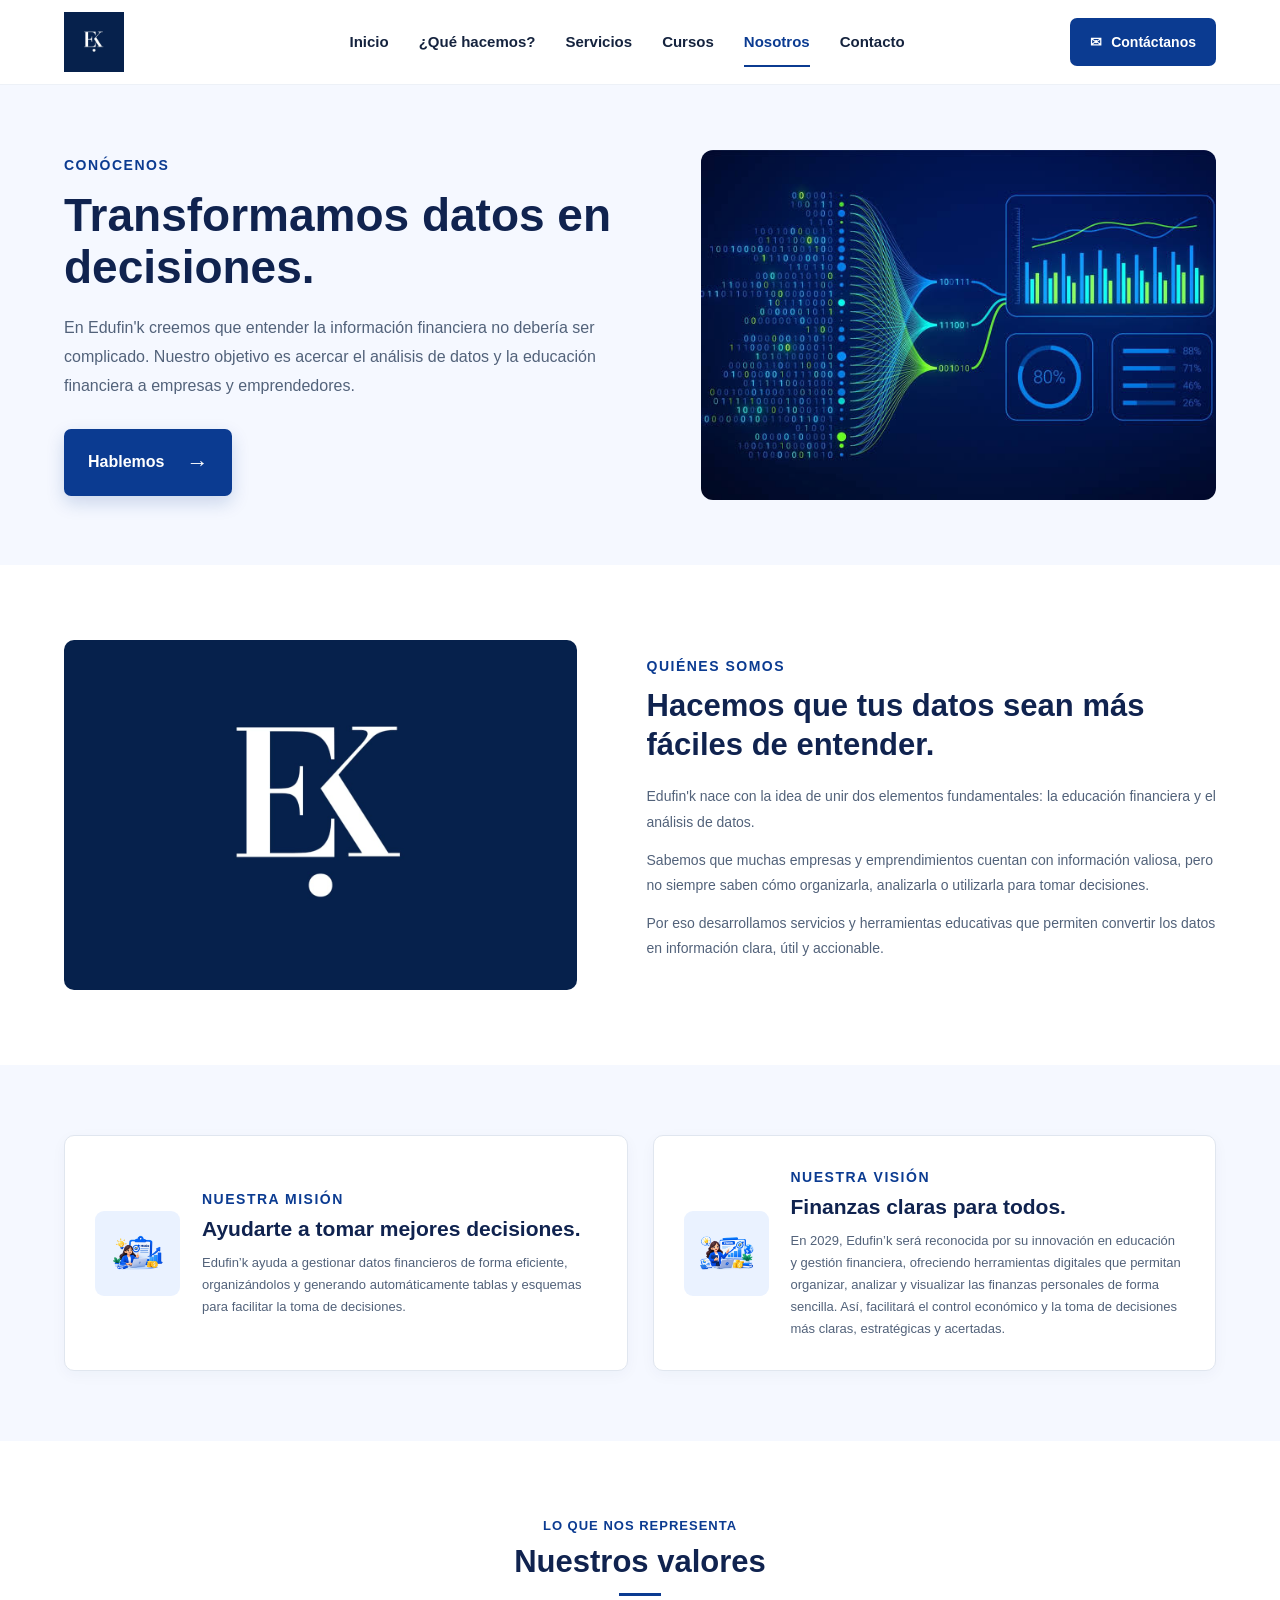
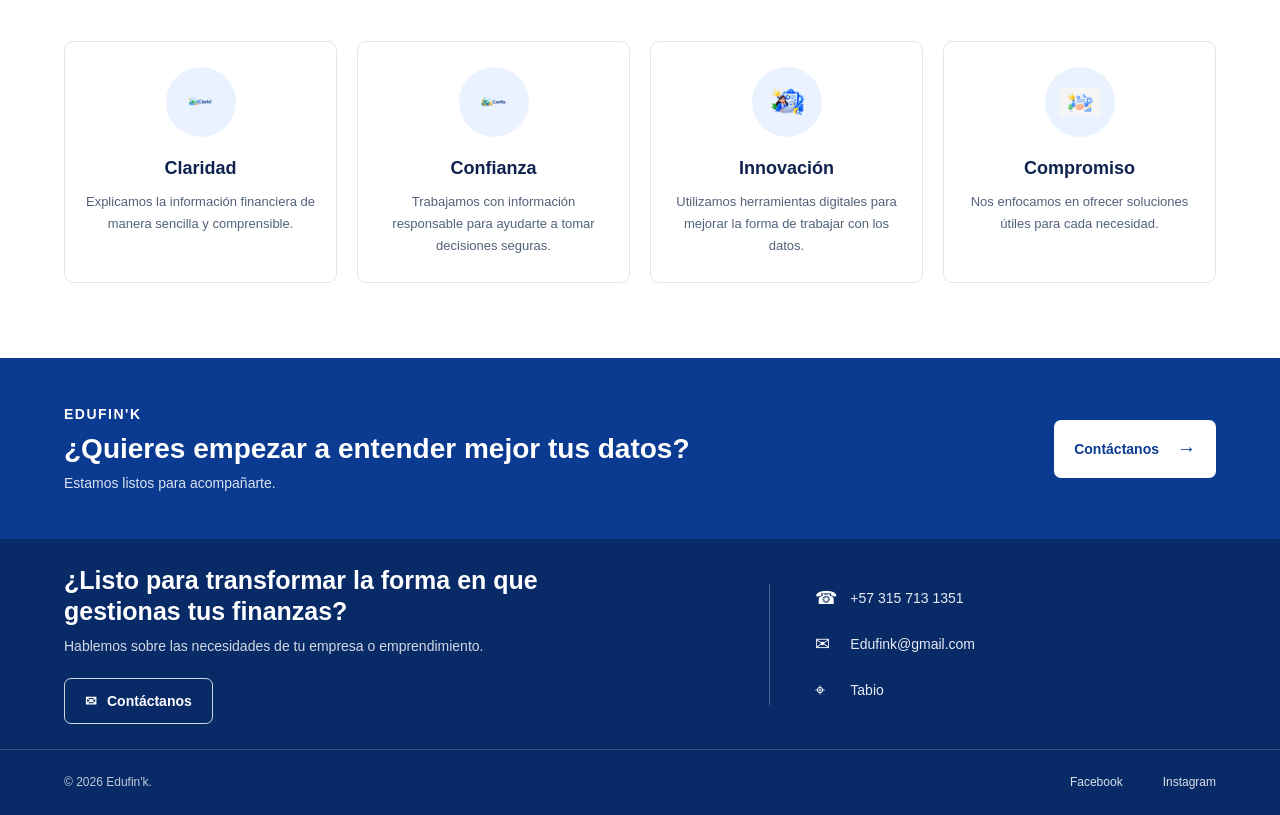
<file: Edufin'k/nosotros.html>
<!DOCTYPE html>
<html lang="es">

<head>

    <meta charset="UTF-8">

    <meta name="viewport" content="width=device-width, initial-scale=1.0">

    <title>Edufin'k | Nosotros</title>

    <link rel="stylesheet" href="diseño.css">

</head>


<body class="pagina-nosotros">


    <!-- ==========================================
         ENCABEZADO
    =========================================== -->

    <header class="header">

        <div class="contenedor header-contenido">


            <!-- LOGO -->

            <a href="Edufin'k.html" class="logo">

                <img
                    src="img/logo.png"
                    alt="Logo de Edufin'k"
                >

            </a>


            <!-- MENÚ -->

            <nav class="menu">

                <a href="Edufin'k.html">
                    Inicio
                </a>

                <a href="Edufin'k.html#que-hacemos">
                    ¿Qué hacemos?
                </a>

                <a href="servicios.html">
                    Servicios
                </a>

                <a href="cursos.html">
                    Cursos
                </a>

                <a href="nosotros.html" class="activo">
                    Nosotros
                </a>

                <a href="contacto.html">
                    Contacto
                </a>

            </nav>


            <!-- BOTÓN -->

            <a
                href="contacto.html"
                class="boton-contacto"
            >

                <span>✉</span>

                Contáctanos

            </a>

        </div>

    </header>



    <!-- ==========================================
         CONTENIDO PRINCIPAL
    =========================================== -->

    <main>


        <!-- ======================================
             HERO NOSOTROS
        ======================================= -->

        <section class="nosotros-hero">

            <div class="contenedor nosotros-hero-contenido">


                <div class="nosotros-hero-texto">

                    <p class="texto-pequeno">
                        CONÓCENOS
                    </p>

                    <h1>
                        Transformamos datos
                        en decisiones.
                    </h1>

                    <p>
                        En Edufin'k creemos que entender la información
                        financiera no debería ser complicado. Nuestro
                        objetivo es acercar el análisis de datos y la
                        educación financiera a empresas y emprendedores.
                    </p>

                    <a
                        href="contacto.html"
                        class="boton-principal"
                    >

                        Hablemos

                        <span>→</span>

                    </a>

                </div>


                <div class="nosotros-hero-imagen">

                    <img
                        src="img/nosotros.png"
                        alt="Equipo de Edufin'k"
                    >

                </div>

            </div>

        </section>



        <!-- ======================================
             QUIÉNES SOMOS
        ======================================= -->

        <section class="seccion quienes-somos">

            <div class="contenedor quienes-grid">


                <div class="quienes-imagen">

                    <img
                        src="img/quienes-somos.png"
                        alt="Quiénes somos"
                    >

                </div>


                <div class="quienes-texto">

                    <p class="texto-pequeno">
                        QUIÉNES SOMOS
                    </p>

                    <h2>
                        Hacemos que tus datos
                        sean más fáciles de entender.
                    </h2>

                    <p>
                        Edufin'k nace con la idea de unir dos elementos
                        fundamentales: la educación financiera y el
                        análisis de datos.
                    </p>

                    <p>
                        Sabemos que muchas empresas y emprendimientos
                        cuentan con información valiosa, pero no siempre
                        saben cómo organizarla, analizarla o utilizarla
                        para tomar decisiones.
                    </p>

                    <p>
                        Por eso desarrollamos servicios y herramientas
                        educativas que permiten convertir los datos en
                        información clara, útil y accionable.
                    </p>

                </div>

            </div>

        </section>



        <!-- ======================================
             MISIÓN Y VISIÓN
        ======================================= -->

        <section class="mision-vision">

            <div class="contenedor mision-vision-grid">


                <!-- MISIÓN -->

                <article class="mision-card">

                    <div class="mision-imagen">

                        <img
                            src="img/mision.png"
                            alt="Misión de Edufin'k"
                        >

                    </div>

                    <div>

                        <p class="texto-pequeno">
                            NUESTRA MISIÓN
                        </p>

                        <h2>
                            Ayudarte a tomar
                            mejores decisiones.
                        </h2>

                        <p>
                            Edufin’k ayuda a gestionar datos financieros de forma eficiente, organizándolos y generando automáticamente tablas y esquemas para facilitar la toma de decisiones.
                        </p>

                    </div>

                </article>


                <!-- VISIÓN -->

                <article class="mision-card">

                    <div class="mision-imagen">

                        <img
                            src="img/vision.png"
                            alt="Visión de Edufin'k"
                        >

                    </div>

                    <div>

                        <p class="texto-pequeno">
                            NUESTRA VISIÓN
                        </p>

                        <h2>
                            Finanzas claras
                            para todos.
                        </h2>

                        <p>  <p>
                             En 2029, Edufin’k será reconocida por su innovación en educación y gestión financiera, ofreciendo herramientas digitales que permitan organizar, analizar y visualizar las finanzas personales de forma sencilla. Así, facilitará el control económico y la toma de decisiones más claras, estratégicas y acertadas.

                        </p>

                    </div>

                </article>

            </div>

        </section>



        <!-- ======================================
             NUESTROS VALORES
        ======================================= -->

        <section class="seccion valores">

            <div class="contenedor">


                <div class="titulo-seccion">

                    <p>
                        LO QUE NOS REPRESENTA
                    </p>

                    <h2>
                        Nuestros valores
                    </h2>

                    <span class="linea"></span>

                </div>


                <div class="valores-grid">


                    <!-- VALOR 1 -->

                    <article class="valor-card">

                        <div class="valor-imagen">

                            <img
                                src="img/valor-claridad.png"
                                alt="Claridad"
                            >

                        </div>

                        <h3>
                            Claridad
                        </h3>

                        <p>
                            Explicamos la información financiera
                            de manera sencilla y comprensible.
                        </p>

                    </article>


                    <!-- VALOR 2 -->

                    <article class="valor-card">

                        <div class="valor-imagen">

                            <img
                                src="img/valor-confianza.png"
                                alt="Confianza"
                            >

                        </div>

                        <h3>
                            Confianza
                        </h3>

                        <p>
                            Trabajamos con información responsable
                            para ayudarte a tomar decisiones seguras.
                        </p>

                    </article>


                    <!-- VALOR 3 -->

                    <article class="valor-card">

                        <div class="valor-imagen">

                            <img
                                src="img/valor-innovacion.png"
                                alt="Innovación"
                            >

                        </div>

                        <h3>
                            Innovación
                        </h3>

                        <p>
                            Utilizamos herramientas digitales para
                            mejorar la forma de trabajar con los datos.
                        </p>

                    </article>


                    <!-- VALOR 4 -->

                    <article class="valor-card">

                        <div class="valor-imagen">

                            <img
                                src="img/valor-compromiso.png"
                                alt="Compromiso"
                            >

                        </div>

                        <h3>
                            Compromiso
                        </h3>

                        <p>
                            Nos enfocamos en ofrecer soluciones
                            útiles para cada necesidad.
                        </p>

                    </article>

                </div>

            </div>

        </section>



        <!-- ======================================
             LLAMADO A LA ACCIÓN
        ======================================= -->

        <section class="nosotros-final">

            <div class="contenedor nosotros-final-contenido">

                <div>

                    <p class="texto-pequeno">
                        EDUFIN'K
                    </p>

                    <h2>
                        ¿Quieres empezar a entender
                        mejor tus datos?
                    </h2>

                    <p>
                        Estamos listos para acompañarte.
                    </p>

                </div>


                <a
                    href="contacto.html"
                    class="boton-banner"
                >

                    Contáctanos

                    <span>→</span>

                </a>

            </div>

        </section>


    </main>



    <!-- ==========================================
         FOOTER
    =========================================== -->

    <footer class="footer">

        <div class="contenedor footer-contenido">


            <div class="footer-presentacion">

                <h2>
                    ¿Listo para transformar la forma en que
                    gestionas tus finanzas?
                </h2>

                <p>
                    Hablemos sobre las necesidades de tu empresa
                    o emprendimiento.
                </p>

                <a
                    href="contacto.html"
                    class="boton-footer"
                >

                    <span>✉</span>

                    Contáctanos

                </a>

            </div>


            <div class="footer-contacto">

                <div class="dato-contacto">

                    <span>☎</span>

                    <p>
                        +57 315 713 1351
                    </p>

                </div>


                <div class="dato-contacto">

                    <span>✉</span>

                    <p>
                        Edufink@gmail.com
                    </p>

                </div>


                <div class="dato-contacto">

                    <span>⌖</span>

                    <p>
                        Tabio
                    </p>

                </div>

            </div>

        </div>


        <div class="footer-inferior">

            <div class="contenedor footer-inferior-contenido">

                <p>
                    © 2026 Edufin'k. 
                </p>


                <div class="redes-sociales">

                    <a href="#">
                        Facebook
                    </a>

                    <a href="#">
                        
                    </a>

                    <a href="#">
                        Instagram
                    </a>

                </div>

            </div>

        </div>

    </footer>


</body>

</html>
</file>
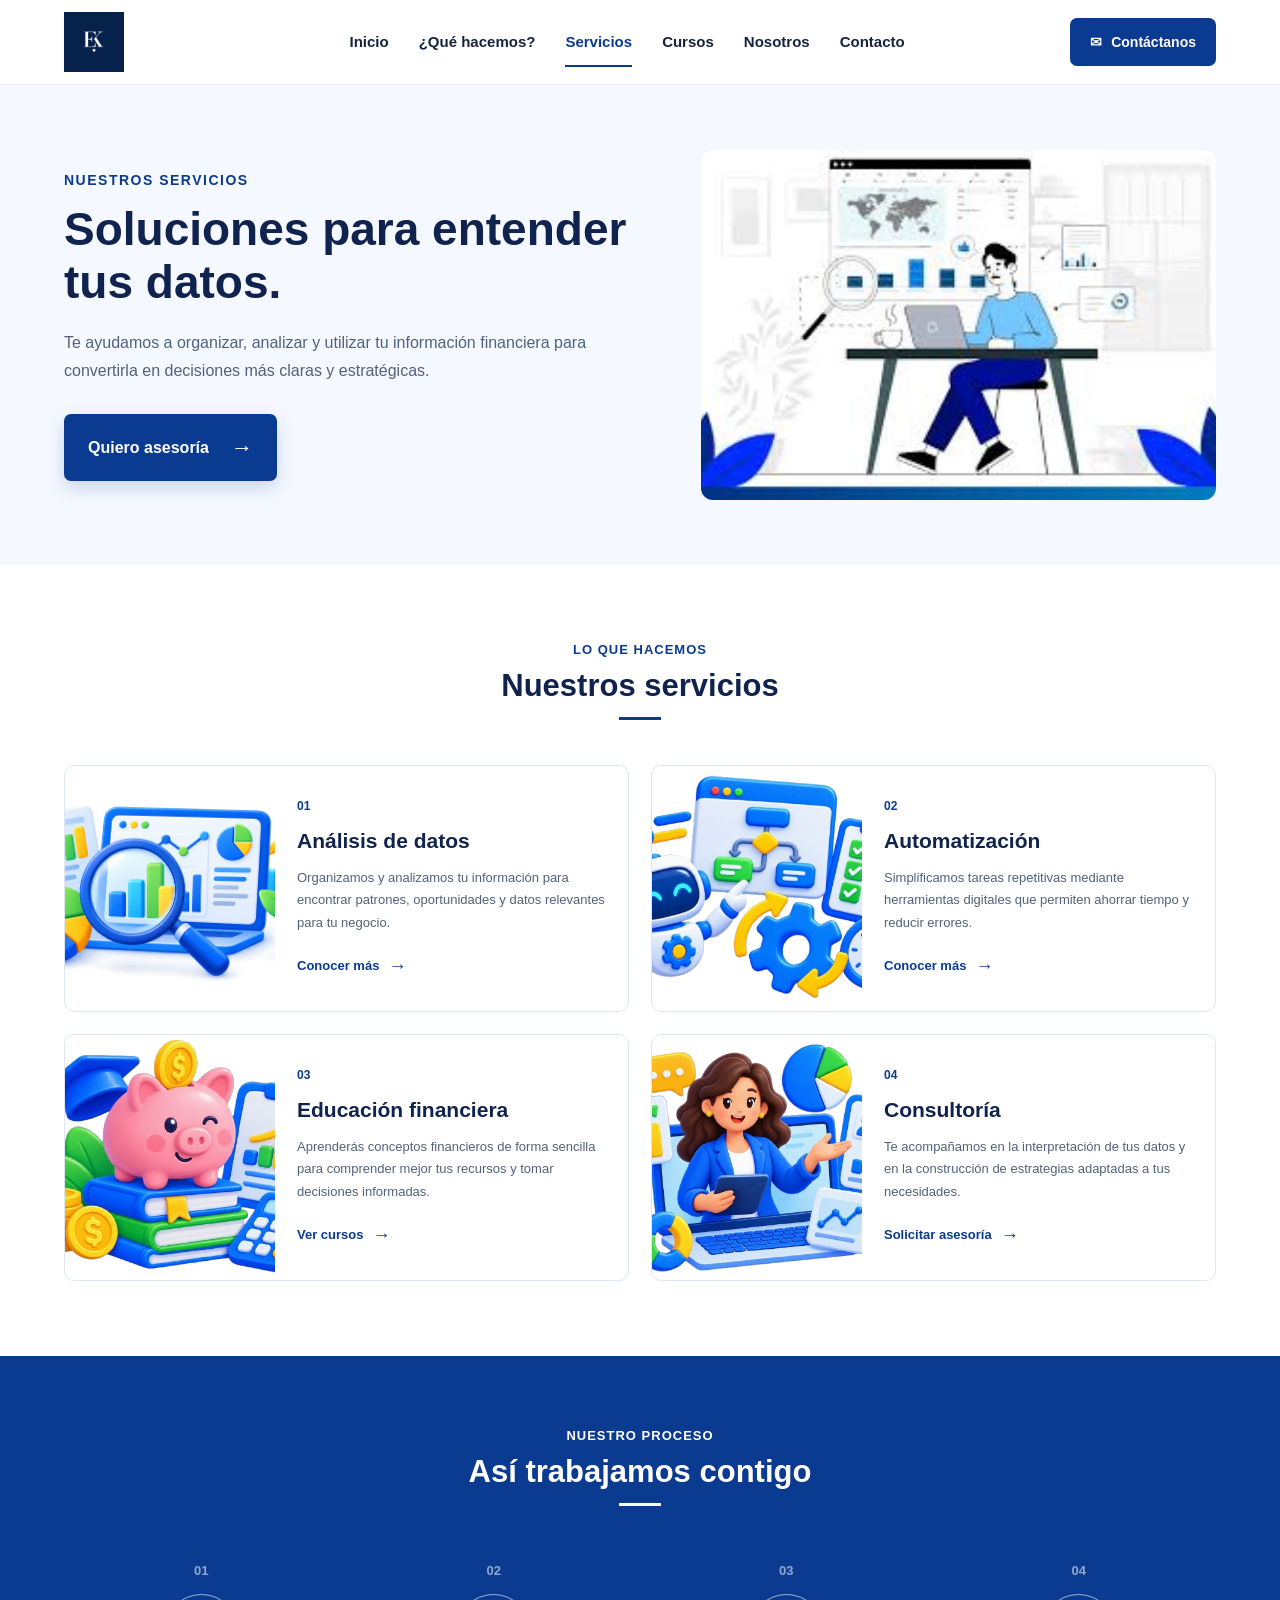
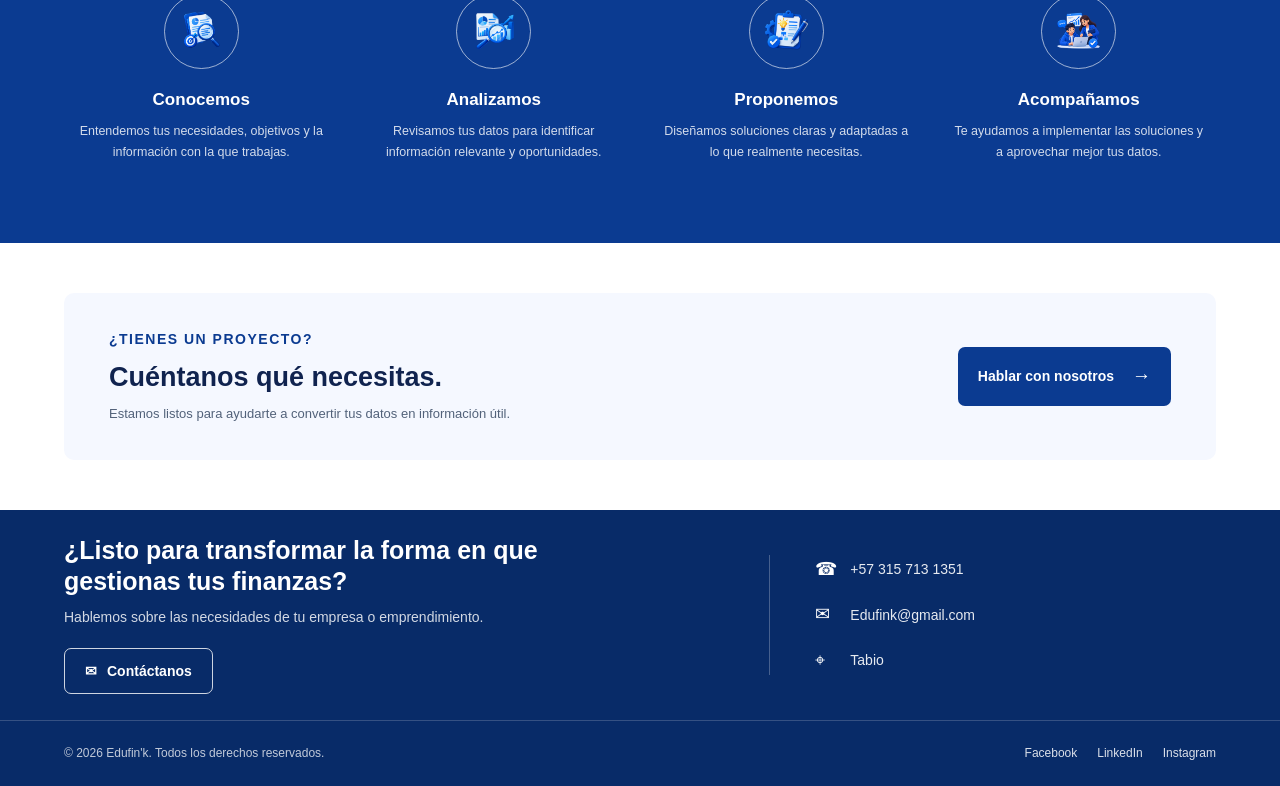
<file: Edufin'k/servicios.html>
<!DOCTYPE html>
<html lang="es">

<head>

    <meta charset="UTF-8">

    <meta name="viewport" content="width=device-width, initial-scale=1.0">

    <title>Edufin'k | Servicios</title>

    <link rel="stylesheet" href="diseño.css">

</head>


<body class="pagina-servicios">


    <!-- ==========================================
         ENCABEZADO
    =========================================== -->

    <header class="header">

        <div class="contenedor header-contenido">


            <!-- LOGO -->

            <a href="Edufin'k.html" class="logo">

                <img
                    src="img/logo.png"
                    alt="Logo de Edufin'k"
                >

            </a>


            <!-- MENÚ -->

            <nav class="menu">

                <a href="Edufin'k.html">
                    Inicio
                </a>

                <a href="Edufin'k.html#que-hacemos">
                    ¿Qué hacemos?
                </a>

                <a href="servicios.html" class="activo">
                    Servicios
                </a>

                <a href="cursos.html">
                    Cursos
                </a>

                <a href="nosotros.html">
                    Nosotros
                </a>

                <a href="contacto.html">
                    Contacto
                </a>

            </nav>


            <!-- BOTÓN -->

            <a
                href="contacto.html"
                class="boton-contacto"
            >

                <span>✉</span>

                Contáctanos

            </a>

        </div>

    </header>



    <!-- ==========================================
         CONTENIDO PRINCIPAL
    =========================================== -->

    <main>


        <!-- ======================================
             HERO SERVICIOS
        ======================================= -->

        <section class="servicios-hero">

            <div class="contenedor servicios-hero-contenido">


                <div class="servicios-hero-texto">

                    <p class="texto-pequeno">
                        NUESTROS SERVICIOS
                    </p>

                    <h1>
                        Soluciones para
                        entender tus datos.
                    </h1>

                    <p>
                        Te ayudamos a organizar, analizar y utilizar
                        tu información financiera para convertirla
                        en decisiones más claras y estratégicas.
                    </p>

                    <a
                        href="contacto.html"
                        class="boton-principal"
                    >

                        Quiero asesoría

                        <span>→</span>

                    </a>

                </div>


                <div class="servicios-hero-imagen">

                    <img
                        src="img/servicios.png"
                        alt="Servicios de Edufin'k"
                    >

                </div>

            </div>

        </section>



        <!-- ======================================
             SERVICIOS
        ======================================= -->

        <section class="seccion servicios-listado">

            <div class="contenedor">


                <div class="titulo-seccion">

                    <p>
                        LO QUE HACEMOS
                    </p>

                    <h2>
                        Nuestros servicios
                    </h2>

                    <span class="linea"></span>

                </div>


                <div class="servicios-grid">


                    <!-- =================================
                         SERVICIO 1
                    ================================== -->

                    <article class="servicio-card">

                        <div class="servicio-imagen">

                            <img
                                src="img/servicio-analisis.png"
                                alt="Análisis de datos"
                            >

                        </div>


                        <div class="servicio-info">

                            <p class="numero-servicio">
                                01
                            </p>

                            <h3>
                                Análisis de datos
                            </h3>

                            <p>
                                Organizamos y analizamos tu información
                                para encontrar patrones, oportunidades
                                y datos relevantes para tu negocio.
                            </p>

                            <a href="contacto.html">
                                Conocer más
                                <span>→</span>
                            </a>

                        </div>

                    </article>



                    <!-- =================================
                         SERVICIO 2
                    ================================== -->

                    <article class="servicio-card">

                        <div class="servicio-imagen">

                            <img
                                src="img/servicio-automatizacion.png"
                                alt="Automatización"
                            >

                        </div>


                        <div class="servicio-info">

                            <p class="numero-servicio">
                                02
                            </p>

                            <h3>
                                Automatización
                            </h3>

                            <p>
                                Simplificamos tareas repetitivas mediante
                                herramientas digitales que permiten ahorrar
                                tiempo y reducir errores.
                            </p>

                            <a href="contacto.html">
                                Conocer más
                                <span>→</span>
                            </a>

                        </div>

                    </article>



                    <!-- =================================
                         SERVICIO 3
                    ================================== -->

                    <article class="servicio-card">

                        <div class="servicio-imagen">

                            <img
                                src="img/servicio-finanzas.png"
                                alt="Educación financiera"
                            >

                        </div>


                        <div class="servicio-info">

                            <p class="numero-servicio">
                                03
                            </p>

                            <h3>
                                Educación financiera
                            </h3>

                            <p>
                                Aprenderás conceptos financieros de forma
                                sencilla para comprender mejor tus recursos
                                y tomar decisiones informadas.
                            </p>

                            <a href="cursos.html">
                                Ver cursos
                                <span>→</span>
                            </a>

                        </div>

                    </article>



                    <!-- =================================
                         SERVICIO 4
                    ================================== -->

                    <article class="servicio-card">

                        <div class="servicio-imagen">

                            <img
                                src="img/servicio-consultoria.png"
                                alt="Consultoría"
                            >

                        </div>


                        <div class="servicio-info">

                            <p class="numero-servicio">
                                04
                            </p>

                            <h3>
                                Consultoría
                            </h3>

                            <p>
                                Te acompañamos en la interpretación de tus
                                datos y en la construcción de estrategias
                                adaptadas a tus necesidades.
                            </p>

                            <a href="contacto.html">
                                Solicitar asesoría
                                <span>→</span>
                            </a>

                        </div>

                    </article>

                </div>

            </div>

        </section>



        <!-- ======================================
             PROCESO
        ======================================= -->

        <section class="proceso-servicios">

            <div class="contenedor">


                <div class="titulo-seccion titulo-blanco">

                    <p>
                        NUESTRO PROCESO
                    </p>

                    <h2>
                        Así trabajamos contigo
                    </h2>

                    <span class="linea"></span>

                </div>


                <div class="proceso-grid">


                    <!-- PASO 1 -->

                    <div class="proceso-card">

                        <div class="proceso-numero">
                            01
                        </div>

                        <div class="proceso-imagen">

                            <img
                                src="img/proceso-conocer.png"
                                alt="Conocer"
                            >

                        </div>

                        <h3>
                            Conocemos
                        </h3>

                        <p>
                            Entendemos tus necesidades, objetivos
                            y la información con la que trabajas.
                        </p>

                    </div>


                    <!-- PASO 2 -->

                    <div class="proceso-card">

                        <div class="proceso-numero">
                            02
                        </div>

                        <div class="proceso-imagen">

                            <img
                                src="img/proceso-analizar.png"
                                alt="Analizar"
                            >

                        </div>

                        <h3>
                            Analizamos
                        </h3>

                        <p>
                            Revisamos tus datos para identificar
                            información relevante y oportunidades.
                        </p>

                    </div>


                    <!-- PASO 3 -->

                    <div class="proceso-card">

                        <div class="proceso-numero">
                            03
                        </div>

                        <div class="proceso-imagen">

                            <img
                                src="img/proceso-proponer.png"
                                alt="Proponer"
                            >

                        </div>

                        <h3>
                            Proponemos
                        </h3>

                        <p>
                            Diseñamos soluciones claras y adaptadas
                            a lo que realmente necesitas.
                        </p>

                    </div>


                    <!-- PASO 4 -->

                    <div class="proceso-card">

                        <div class="proceso-numero">
                            04
                        </div>

                        <div class="proceso-imagen">

                            <img
                                src="img/proceso-acompanar.png"
                                alt="Acompañar"
                            >

                        </div>

                        <h3>
                            Acompañamos
                        </h3>

                        <p>
                            Te ayudamos a implementar las soluciones
                            y a aprovechar mejor tus datos.
                        </p>

                    </div>

                </div>

            </div>

        </section>



        <!-- ======================================
             CTA
        ======================================= -->

        <section class="servicios-final">

            <div class="contenedor servicios-final-contenido">

                <div>

                    <p class="texto-pequeno">
                        ¿TIENES UN PROYECTO?
                    </p>

                    <h2>
                        Cuéntanos qué necesitas.
                    </h2>

                    <p>
                        Estamos listos para ayudarte a convertir
                        tus datos en información útil.
                    </p>

                </div>


                <a
                    href="contacto.html"
                    class="boton-banner"
                >

                    Hablar con nosotros

                    <span>→</span>

                </a>

            </div>

        </section>


    </main>



    <!-- ==========================================
         FOOTER
    =========================================== -->

    <footer class="footer">

        <div class="contenedor footer-contenido">


            <div class="footer-presentacion">

                <h2>
                    ¿Listo para transformar la forma en que
                    gestionas tus finanzas?
                </h2>

                <p>
                    Hablemos sobre las necesidades de tu empresa
                    o emprendimiento.
                </p>

                <a
                    href="contacto.html"
                    class="boton-footer"
                >

                    <span>✉</span>

                    Contáctanos

                </a>

            </div>


            <div class="footer-contacto">

                <div class="dato-contacto">

                    <span>☎</span>

                    <p>
                        +57 315 713 1351
                    </p>

                </div>


                <div class="dato-contacto">

                    <span>✉</span>

                    <p>
                        Edufink@gmail.com
                    </p>

                </div>


                <div class="dato-contacto">

                    <span>⌖</span>

                    <p>
                        Tabio
                    </p>

                </div>

            </div>

        </div>


        <div class="footer-inferior">

            <div class="contenedor footer-inferior-contenido">

                <p>
                    © 2026 Edufin'k. Todos los derechos reservados.
                </p>


                <div class="redes-sociales">

                    <a href="#">
                        Facebook
                    </a>

                    <a href="#">
                        LinkedIn
                    </a>

                    <a href="#">
                        Instagram
                    </a>

                </div>

            </div>

        </div>

    </footer>


</body>

</html>
</file>
<file: Edufin'k/diseño.css>
/* =========================================================
   EDUFIN'K
   DISEÑO PRINCIPAL
   ========================================================= */


/* =========================================================
   CONFIGURACIÓN GENERAL
   ========================================================= */

* {
    margin: 0;
    padding: 0;
    box-sizing: border-box;
}

html {
    scroll-behavior: smooth;
}

body {
    font-family: Arial, Helvetica, sans-serif;
    background-color: #ffffff;
    color: #10234f;
    line-height: 1.6;
}

img {
    max-width: 100%;
    display: block;
}

a {
    text-decoration: none;
    color: inherit;
}

button,
a {
    transition: all 0.3s ease;
}


/* =========================================================
   COLORES PRINCIPALES
   ========================================================= */

:root {
    --azul-principal: #0b3b91;
    --azul-oscuro: #082b68;
    --azul-claro: #eaf2ff;
    --azul-suave: #f5f8ff;

    --blanco: #ffffff;

    --gris-texto: #52627a;
    --gris-claro: #e8edf5;
    --gris-fondo: #f7f9fc;

    --sombra: 0 8px 25px rgba(8, 43, 104, 0.08);
}


/* =========================================================
   CONTENEDOR
   ========================================================= */

.contenedor {
    width: 90%;
    max-width: 1200px;
    margin: 0 auto;
}


/* =========================================================
   HEADER
   ========================================================= */

.header {
    width: 100%;
    background-color: var(--blanco);
    border-bottom: 1px solid #edf1f7;
    position: relative;
    z-index: 100;
}

.header-contenido {
    min-height: 82px;

    display: flex;
    align-items: center;
    justify-content: space-between;

    gap: 30px;
}


/* LOGO */

.logo {
    width: 120px;
    height: 65px;

    display: flex;
    align-items: center;
    justify-content: flex-start;

    flex-shrink: 0;
}

.logo img {
    width: auto;
    max-width: 120px;
    height: auto;
    max-height: 60px;

    object-fit: contain;
}


/* MENÚ */

.menu {
    display: flex;
    align-items: center;
    justify-content: center;
    gap: 30px;

    flex: 1;
}

.menu a {
    color: #15233e;
    font-size: 15px;
    font-weight: 600;
    position: relative;
    padding: 30px 0;
}

.menu a:hover {
    color: var(--azul-principal);
}

.menu a.activo {
    color: var(--azul-principal);
}

.menu a.activo::after {
    content: "";

    position: absolute;
    left: 0;
    right: 0;
    bottom: 17px;

    height: 2px;

    background-color: var(--azul-principal);
}


/* BOTÓN CONTACTO */

.boton-contacto {
    background-color: var(--azul-principal);
    color: var(--blanco);

    padding: 13px 20px;

    border-radius: 7px;

    font-size: 14px;
    font-weight: 600;

    display: flex;
    align-items: center;
    gap: 9px;
}

.boton-contacto:hover {
    background-color: var(--azul-oscuro);
    transform: translateY(-2px);
}


/* =========================================================
   HERO
   ========================================================= */

.hero {
    background-color: var(--azul-suave);
    padding: 75px 0 80px;
}

.header-contenido {
    min-height: 82px;

    display: flex;
    align-items: center;
    justify-content: space-between;

    gap: 30px;
}


/* TEXTO */

.hero-texto {
    padding-right: 10px;
}

.texto-pequeno {
    color: var(--azul-principal);
    font-size: 14px;
    font-weight: 700;

    letter-spacing: 1.5px;

    margin-bottom: 12px;
}

.hero h1 {
    color: #10234f;

    font-size: 48px;
    line-height: 1.15;

    font-weight: 750;

    margin-bottom: 25px;
}

.hero h1 span {
    display: block;
    color: var(--azul-principal);
    margin-top: 4px;
}

.hero-descripcion {
    max-width: 550px;

    color: var(--gris-texto);

    font-size: 17px;
    line-height: 1.8;

    margin-bottom: 32px;
}


/* BOTÓN PRINCIPAL */

.boton-principal {
    display: inline-flex;
    align-items: center;
    gap: 22px;

    background-color: var(--azul-principal);
    color: var(--blanco);

    padding: 16px 24px;

    border-radius: 7px;

    font-size: 16px;
    font-weight: 600;

    box-shadow: 0 7px 18px rgba(11, 59, 145, 0.18);
}

.boton-principal span {
    font-size: 22px;
}

.boton-principal:hover {
    background-color: var(--azul-oscuro);
    transform: translateY(-2px);
}


/* IMAGEN DEL HERO */

.hero-imagen {
    background-color: var(--blanco);

    border-radius: 15px;

    padding: 10px;

    box-shadow: 0 12px 35px rgba(8, 43, 104, 0.12);

    overflow: hidden;
}

.hero-imagen img {
    width: 100%;
    height: auto;

    border-radius: 10px;
}


/* =========================================================
   TÍTULOS DE SECCIÓN
   ========================================================= */

.seccion {
    padding: 75px 0;
}

.titulo-seccion {
    text-align: center;
    margin-bottom: 45px;
}

.titulo-seccion p {
    color: var(--azul-principal);

    font-size: 13px;
    font-weight: 700;

    letter-spacing: 1px;

    margin-bottom: 6px;
}

.titulo-seccion h2 {
    color: #10234f;

    font-size: 31px;
    line-height: 1.2;

    margin-bottom: 13px;
}

.linea {
    display: block;

    width: 42px;
    height: 3px;

    margin: 0 auto;

    background-color: var(--azul-principal);
}


/* =========================================================
   ¿QUÉ HACEMOS?
   ========================================================= */

.que-hacemos {
    background-color: var(--blanco);
}

.tarjetas-servicios {
    display: grid;

    grid-template-columns: repeat(3, 1fr);

    gap: 22px;
}

.tarjeta-servicio {
    border: 1px solid var(--gris-claro);

    border-radius: 10px;

    background-color: var(--blanco);

    padding: 25px;

    display: flex;
    flex-direction: column;

    min-height: 340px;

    box-shadow: 0 3px 15px rgba(8, 43, 104, 0.035);
}

.tarjeta-servicio:hover {
    transform: translateY(-5px);

    box-shadow: var(--sombra);

    border-color: #d6e2f6;
}


/* IMAGEN DE SERVICIO */

.imagen-servicio {
    width: 65px;
    height: 65px;

    margin-bottom: 20px;

    border-radius: 10px;

    overflow: hidden;

    background-color: var(--azul-claro);
}

.imagen-servicio img {
    width: 100%;
    height: 100%;

    object-fit: cover;
}


/* CONTENIDO */

.contenido-servicio h3 {
    color: #10234f;

    font-size: 19px;
    line-height: 1.35;

    margin-bottom: 13px;
}

.contenido-servicio p {
    color: var(--gris-texto);

    font-size: 14px;
    line-height: 1.8;

    margin-bottom: 18px;
}

.contenido-servicio a {
    color: var(--azul-principal);

    font-size: 14px;
    font-weight: 700;

    margin-top: auto;
}

.contenido-servicio a:hover {
    color: var(--azul-oscuro);
}


/* =========================================================
   ¿A QUIÉN AYUDAMOS?
   ========================================================= */

.publico {
    background-color: var(--azul-principal);

    color: var(--blanco);
}

.titulo-blanco h2 {
    color: var(--blanco);
}

.titulo-blanco .linea {
    background-color: var(--blanco);
}

.publico-contenido {
    display: grid;

    grid-template-columns: 1fr auto 1fr;

    align-items: center;

    gap: 45px;
}

.publico-item {
    display: flex;
    align-items: center;

    gap: 25px;
}

.publico-imagen {
    width: 92px;
    height: 92px;

    flex-shrink: 0;

    border-radius: 50%;

    background-color: rgba(255, 255, 255, 0.12);

    padding: 17px;

    display: flex;
    align-items: center;
    justify-content: center;
}

.publico-imagen img {
    width: 100%;
    height: 100%;

    object-fit: contain;
}

.publico-item h3 {
    color: var(--blanco);

    font-size: 19px;

    margin-bottom: 8px;
}

.publico-item p {
    color: rgba(255, 255, 255, 0.88);

    font-size: 14px;
    line-height: 1.8;
}

.separador-publico {
    width: 1px;
    height: 110px;

    background-color: rgba(255, 255, 255, 0.25);
}


/* =========================================================
   PROCESO DE TRABAJO
   ========================================================= */

.proceso {
    background-color: var(--blanco);
}

.pasos {
    display: grid;

    grid-template-columns: repeat(4, 1fr);

    gap: 25px;
}

.paso {
    position: relative;

    padding-right: 15px;
}

.numero-paso {
    width: 62px;
    height: 62px;

    border-radius: 50%;

    background-color: var(--azul-claro);

    color: var(--azul-principal);

    display: flex;
    align-items: center;
    justify-content: center;

    font-size: 17px;
    font-weight: 700;

    margin-bottom: 20px;
}

.paso:not(:last-child)::after {
    content: "";

    position: absolute;

    top: 31px;
    left: 62px;
    right: -12px;

    height: 1px;

    background-color: #d8e1f0;
}

.paso h3 {
    color: #10234f;

    font-size: 17px;

    margin-bottom: 9px;
}

.paso p {
    color: var(--gris-texto);

    font-size: 14px;
    line-height: 1.8;
}


/* =========================================================
   BANNER DE CURSOS
   ========================================================= */

.banner-cursos {
    padding: 0 0 70px;

    background-color: var(--blanco);
}

.banner-contenido {
    background-color: #f1faf8;

    border: 1px solid #e2f1ed;

    border-radius: 12px;

    min-height: 145px;

    display: grid;

    grid-template-columns: 220px 1fr auto;

    align-items: center;

    gap: 35px;

    padding: 18px 30px;
}

.banner-imagen {
    height: 120px;

    overflow: hidden;

    border-radius: 8px;
}

.banner-imagen img {
    width: 100%;
    height: 100%;

    object-fit: cover;
}

.banner-texto h2 {
    color: #10234f;

    font-size: 22px;

    margin-bottom: 7px;
}

.banner-texto p {
    color: var(--gris-texto);

    font-size: 14px;
    line-height: 1.7;

    max-width: 600px;
}


/* BOTÓN BANNER */

.boton-banner {
    display: inline-flex;

    align-items: center;
    justify-content: center;

    gap: 18px;

    background-color: var(--azul-principal);

    color: var(--blanco);

    padding: 14px 20px;

    border-radius: 7px;

    font-size: 14px;
    font-weight: 600;

    white-space: nowrap;
}

.boton-banner:hover {
    background-color: var(--azul-oscuro);
    transform: translateY(-2px);
}

.boton-banner span {
    font-size: 19px;
}


/* =========================================================
   FOOTER
   ========================================================= */

.footer {
    background-color: var(--azul-oscuro);

    color: var(--blanco);
}

.footer-contenido {
    min-height: 210px;

    display: grid;

    grid-template-columns: 1.4fr 1fr;

    align-items: center;

    gap: 80px;
}


/* PRESENTACIÓN */

.footer-presentacion {
    position: relative;

    padding-right: 60px;
}

.footer-presentacion h2 {
    color: var(--blanco);

    font-size: 25px;
    line-height: 1.25;

    max-width: 520px;

    margin-bottom: 8px;
}

.footer-presentacion p {
    color: rgba(255, 255, 255, 0.82);

    font-size: 14px;

    margin-bottom: 20px;
}


/* BOTÓN FOOTER */

.boton-footer {
    display: inline-flex;

    align-items: center;

    gap: 10px;

    border: 1px solid rgba(255, 255, 255, 0.8);

    color: var(--blanco);

    padding: 11px 20px;

    border-radius: 7px;

    font-size: 14px;
    font-weight: 600;
}

.boton-footer:hover {
    background-color: var(--blanco);
    color: var(--azul-oscuro);
}


/* CONTACTO */

.footer-contacto {
    border-left: 1px solid rgba(255, 255, 255, 0.25);

    padding-left: 45px;
}

.dato-contacto {
    display: flex;

    align-items: center;

    gap: 15px;

    margin-bottom: 17px;
}

.dato-contacto:last-child {
    margin-bottom: 0;
}

.dato-contacto span {
    width: 20px;

    color: var(--blanco);

    font-size: 18px;
}

.dato-contacto p {
    color: rgba(255, 255, 255, 0.9);

    font-size: 14px;
}


/* PARTE INFERIOR */

.footer-inferior {
    border-top: 1px solid rgba(255, 255, 255, 0.18);
}

.footer-inferior-contenido {
    min-height: 65px;

    display: flex;

    align-items: center;
    justify-content: space-between;
}

.footer-inferior p {
    color: rgba(255, 255, 255, 0.75);

    font-size: 12px;
}

.redes-sociales {
    display: flex;

    gap: 20px;
}

.redes-sociales a {
    color: rgba(255, 255, 255, 0.85);

    font-size: 12px;
}

.redes-sociales a:hover {
    color: var(--blanco);
}


/* =========================================================
   RESPONSIVE — TABLET
   ========================================================= */

@media (max-width: 1000px) {

    .menu {
        gap: 17px;
    }

    .menu a {
        font-size: 13px;
    }

    .hero-contenido {
        grid-template-columns: 1fr;
    }

    .hero-texto {
        text-align: center;
    }

    .hero-descripcion {
        margin-left: auto;
        margin-right: auto;
    }

    .tarjetas-servicios {
        grid-template-columns: 1fr;
    }

    .publico-contenido {
        grid-template-columns: 1fr;
    }

    .separador-publico {
        display: none;
    }

    .pasos {
        grid-template-columns: repeat(2, 1fr);
        row-gap: 40px;
    }

    .paso::after {
        display: none;
    }

    .banner-contenido {
        grid-template-columns: 180px 1fr;
    }

    .boton-banner {
        grid-column: 2;
        justify-self: start;
    }

    .footer-contenido {
        grid-template-columns: 1fr;
        gap: 40px;

        padding-top: 45px;
        padding-bottom: 45px;
    }

    .footer-contacto {
        border-left: none;
        padding-left: 0;
    }
}


/* =========================================================
   RESPONSIVE — CELULAR
   ========================================================= */

@media (max-width: 700px) {

    .header-contenido {
        flex-direction: column;

        padding: 20px 0;
    }

    .logo {
        width: 150px;
    }

    .menu {
        flex-wrap: wrap;

        gap: 12px 20px;
    }

    .menu a {
        padding: 5px 0;
    }

    .menu a.activo::after {
        bottom: -4px;
    }

    .boton-contacto {
        display: none;
    }


    /* HERO */

    .hero {
        padding: 50px 0;
    }

    .hero h1 {
        font-size: 35px;
    }

    .hero-descripcion {
        font-size: 15px;
    }

    .boton-principal {
        font-size: 14px;
    }


    /* SECCIONES */

    .seccion {
        padding: 55px 0;
    }

    .titulo-seccion h2 {
        font-size: 27px;
    }


    /* TARJETAS */

    .tarjetas-servicios {
        grid-template-columns: 1fr;
    }


    /* PÚBLICO */

    .publico-item {
        align-items: flex-start;
    }

    .publico-imagen {
        width: 70px;
        height: 70px;
    }


    /* PROCESO */

    .pasos {
        grid-template-columns: 1fr;
    }


    /* BANNER */

    .banner-contenido {
        grid-template-columns: 1fr;

        text-align: center;

        padding: 25px;
    }

    .banner-imagen {
        width: 100%;
        height: 160px;
    }

    .banner-texto p {
        margin: 0 auto;
    }

    .boton-banner {
        grid-column: auto;

        justify-self: center;
    }


    /* FOOTER */

    .footer-inferior-contenido {
        flex-direction: column;

        gap: 15px;

        justify-content: center;

        padding: 20px 0;
    }

    .footer-presentacion {
        padding-right: 0;
    }
}

/* =========================================================
   EDUFIN'K
   DISEÑO DE LA PÁGINA DE CURSOS
   ========================================================= */


/* =========================================================
   HERO DE CURSOS
   ========================================================= */

.cursos-hero {
    background-color: #ffffff;
    padding: 45px 0 35px;
}

.cursos-hero-contenido {
    display: grid;
    grid-template-columns: 1fr 430px;
    align-items: center;
    gap: 50px;
}

.cursos-hero-texto {
    padding-left: 5px;
}

.cursos-hero-texto .texto-pequeno {
    margin-bottom: 8px;
}

.cursos-hero-texto h1 {
    color: #10234f;
    font-size: 46px;
    line-height: 1.15;
    margin-bottom: 15px;
}

.cursos-hero-texto > p:last-child {
    color: #52627a;
    font-size: 16px;
    line-height: 1.75;
    max-width: 680px;
}


/* IMAGEN DEL HERO */

.cursos-hero-imagen {
    width: 100%;
    height: 220px;

    overflow: hidden;

    border-radius: 12px;
}

.cursos-hero-imagen img {
    width: 100%;
    height: 100%;

    object-fit: cover;
}


/* =========================================================
   CONTENIDO DE CURSOS
   ========================================================= */

.cursos-contenido {
    background-color: #f7f9fc;
    padding: 10px 0 65px;
}


/* =========================================================
   FILTROS
   ========================================================= */

.filtros-cursos {
    background-color: #ffffff;

    border: 1px solid #e2e7ef;
    border-radius: 8px;

    min-height: 62px;

    padding: 9px 14px;

    display: flex;
    align-items: center;

    gap: 14px;

    margin-bottom: 18px;
}


/* FILTRO */

.filtro {
    display: flex;
    align-items: center;
    gap: 8px;
}

.filtro label {
    display: none;
}

.filtro select {
    height: 40px;

    min-width: 180px;

    padding: 0 35px 0 12px;

    border: 1px solid #dce3ed;
    border-radius: 5px;

    background-color: #ffffff;

    color: #263654;

    font-size: 13px;

    outline: none;

    cursor: pointer;
}

.filtro select:focus {
    border-color: #0b3b91;
}


/* VISTA */

.vista-cursos {
    margin-left: auto;

    display: flex;
    align-items: center;

    gap: 7px;
}

.vista-cursos > span {
    color: #52627a;

    font-size: 13px;

    margin-right: 5px;
}

.vista-cursos button {
    width: 36px;
    height: 36px;

    border: 1px solid #dce3ed;
    border-radius: 5px;

    background-color: #ffffff;

    color: #52627a;

    font-size: 19px;

    cursor: pointer;
}

.vista-cursos button:hover,
.vista-cursos button.vista-activa {
    background-color: #eaf2ff;
    color: #0b3b91;
    border-color: #cddcf5;
}


/* =========================================================
   LISTA DE CURSOS
   ========================================================= */

.lista-cursos {
    display: grid;

    grid-template-columns: repeat(4, 1fr);

    gap: 16px;
}


/* =========================================================
   TARJETA
   ========================================================= */

.curso-card {
    background-color: #ffffff;

    border: 1px solid #e0e6ef;

    border-radius: 9px;

    overflow: hidden;

    box-shadow: 0 2px 7px rgba(8, 43, 104, 0.04);

    display: flex;
    flex-direction: column;

    transition: all 0.3s ease;
}

.curso-card:hover {
    transform: translateY(-4px);

    border-color: #cbd9ef;

    box-shadow: 0 8px 20px rgba(8, 43, 104, 0.10);
}


/* =========================================================
   IMAGEN DEL CURSO
   ========================================================= */

.curso-imagen {
    width: 100%;
    height: 155px;

    position: relative;

    overflow: hidden;

    background-color: #eaf2ff;
}

.curso-imagen img {
    width: 100%;
    height: 100%;

    object-fit: cover;

    transition: transform 0.4s ease;
}

.curso-card:hover .curso-imagen img {
    transform: scale(1.03);
}


/* =========================================================
   ETIQUETA DE NIVEL
   ========================================================= */

.nivel {
    position: absolute;

    top: 12px;
    left: 12px;

    padding: 5px 9px;

    border-radius: 4px;

    color: #ffffff;

    font-size: 10px;

    font-weight: 700;

    letter-spacing: 0.3px;

    background-color: #0b3b91;
}

.nivel.basico {
    background-color: #0b3b91;
}

.nivel.intermedio {
    background-color: #164b9e;
}

.nivel.avanzado {
    background-color: #082b68;
}


/* =========================================================
   INFORMACIÓN DEL CURSO
   ========================================================= */

.curso-info {
    padding: 15px 14px 13px;

    display: flex;
    flex-direction: column;

    flex: 1;
}

.curso-info h2 {
    color: #10234f;

    font-size: 16px;

    line-height: 1.35;

    margin-bottom: 7px;
}

.curso-info p {
    color: #52627a;

    font-size: 12.5px;

    line-height: 1.55;

    margin-bottom: 12px;
}


/* =========================================================
   DATOS DEL CURSO
   ========================================================= */

.curso-datos {
    display: flex;

    align-items: center;

    gap: 18px;

    margin-top: auto;

    padding-top: 3px;

    margin-bottom: 12px;
}

.curso-datos span {
    color: #52627a;

    font-size: 11.5px;

    white-space: nowrap;
}


/* =========================================================
   BOTÓN VER CURSO
   ========================================================= */

.boton-curso {
    width: 100%;

    min-height: 34px;

    display: flex;

    align-items: center;
    justify-content: center;

    gap: 10px;

    border: 1px solid #aebed8;

    border-radius: 5px;

    background-color: #ffffff;

    color: #17396f;

    font-size: 12px;

    font-weight: 700;
}

.boton-curso span {
    font-size: 17px;

    transition: transform 0.3s ease;
}

.boton-curso:hover {
    background-color: #0b3b91;

    border-color: #0b3b91;

    color: #ffffff;
}

.boton-curso:hover span {
    transform: translateX(4px);
}


/* =========================================================
   BENEFICIOS DE CURSOS
   ========================================================= */

.beneficios-cursos {
    background-color: #0b3b91;

    padding: 28px 0;
}

.beneficios-contenido {
    display: grid;

    grid-template-columns: repeat(3, 1fr);

    align-items: center;

    gap: 40px;
}

.beneficio {
    display: flex;

    align-items: center;

    gap: 17px;

    color: #ffffff;
}

.beneficio-imagen {
    width: 58px;
    height: 58px;

    flex-shrink: 0;

    border: 1px solid rgba(255, 255, 255, 0.7);

    border-radius: 8px;

    padding: 10px;

    display: flex;
    align-items: center;
    justify-content: center;

    overflow: hidden;
}

.beneficio-imagen img {
    width: 100%;
    height: 100%;

    object-fit: contain;
}

.beneficio h3 {
    color: #ffffff;

    font-size: 15px;

    margin-bottom: 3px;
}

.beneficio p {
    color: rgba(255, 255, 255, 0.85);

    font-size: 12px;

    line-height: 1.5;
}


/* =========================================================
   RESPONSIVE — CURSOS TABLET
   ========================================================= */

@media (max-width: 1050px) {

    .cursos-hero-contenido {
        grid-template-columns: 1fr 350px;

        gap: 30px;
    }

    .cursos-hero-texto h1 {
        font-size: 38px;
    }

    .lista-cursos {
        grid-template-columns: repeat(2, 1fr);
    }

    .filtros-cursos {
        flex-wrap: wrap;
    }

    .vista-cursos {
        margin-left: auto;
    }

    .beneficios-contenido {
        gap: 20px;
    }
}


/* =========================================================
   RESPONSIVE — CURSOS CELULAR
   ========================================================= */

@media (max-width: 700px) {

    .cursos-hero {
        padding: 40px 0;
    }

    .cursos-hero-contenido {
        grid-template-columns: 1fr;

        text-align: center;

        gap: 25px;
    }

    .cursos-hero-texto {
        padding-left: 0;
    }

    .cursos-hero-texto h1 {
        font-size: 34px;
    }

    .cursos-hero-imagen {
        height: 180px;
    }


    /* FILTROS */

    .filtros-cursos {
        display: grid;

        grid-template-columns: 1fr;

        padding: 14px;
    }

    .filtro {
        width: 100%;
    }

    .filtro select {
        width: 100%;

        min-width: 0;
    }

    .vista-cursos {
        margin-left: 0;

        justify-content: flex-end;
    }


    /* CURSOS */

    .lista-cursos {
        grid-template-columns: 1fr;
    }

    .curso-imagen {
        height: 190px;
    }


    /* BENEFICIOS */

    .beneficios-contenido {
        grid-template-columns: 1fr;

        gap: 25px;
    }

}

/* =========================================================
   PÁGINA DE INICIAR SESIÓN
   ========================================================= */

.pagina-login {
    min-height: 100vh;

    background-color: #f5f8ff;

    display: flex;
    flex-direction: column;
}


/* =========================================================
   CONTENIDO PRINCIPAL
   ========================================================= */

.login-contenido {
    flex: 1;

    padding: 55px 0;

    display: flex;
    align-items: center;
}


/* =========================================================
   CAJA PRINCIPAL
   ========================================================= */

.login-caja {
    width: 90%;
    max-width: 1000px;

    margin: 0 auto;

    background-color: #ffffff;

    border-radius: 12px;

    overflow: hidden;

    box-shadow: 0 10px 35px rgba(8, 43, 104, 0.10);

    display: grid;

    grid-template-columns: 1fr 1fr;
}


/* =========================================================
   PRESENTACIÓN
   ========================================================= */

.login-presentacion {
    background-color: #0b3b91;

    color: #ffffff;

    padding: 45px;

    display: flex;
    flex-direction: column;

    justify-content: center;
}

.login-presentacion .texto-pequeno {
    color: #ffffff;

    margin-bottom: 12px;
}

.login-presentacion h1 {
    color: #ffffff;

    font-size: 42px;

    line-height: 1.12;

    margin-bottom: 18px;
}

.login-presentacion > p:not(.texto-pequeno) {
    color: rgba(255, 255, 255, 0.88);

    font-size: 15px;

    line-height: 1.7;

    max-width: 400px;

    margin-bottom: 25px;
}


/* IMAGEN */

.login-imagen {
    width: 100%;
    height: 175px;

    overflow: hidden;

    border-radius: 8px;

    margin-top: auto;
}

.login-imagen img {
    width: 100%;
    height: 100%;

    object-fit: cover;
}


/* =========================================================
   FORMULARIO
   ========================================================= */

.login-formulario {
    padding: 45px;
}

.login-titulo {
    margin-bottom: 30px;
}

.login-titulo h2 {
    color: #10234f;

    font-size: 30px;

    margin-bottom: 7px;
}

.login-titulo p {
    color: #52627a;

    font-size: 14px;
}


/* =========================================================
   CAMPOS
   ========================================================= */

.campo {
    margin-bottom: 20px;
}

.campo label {
    display: block;

    color: #263654;

    font-size: 13px;

    font-weight: 700;

    margin-bottom: 7px;
}

.campo input {
    width: 100%;

    height: 46px;

    padding: 0 14px;

    border: 1px solid #d8e0eb;

    border-radius: 6px;

    outline: none;

    color: #263654;

    font-family: inherit;

    font-size: 14px;

    background-color: #ffffff;

    transition: border-color 0.3s ease,
                box-shadow 0.3s ease;
}

.campo input::placeholder {
    color: #9aa6b8;
}

.campo input:focus {
    border-color: #0b3b91;

    box-shadow: 0 0 0 3px rgba(11, 59, 145, 0.08);
}


/* =========================================================
   OPCIONES
   ========================================================= */

.login-opciones {
    display: flex;

    align-items: center;
    justify-content: space-between;

    gap: 15px;

    margin-bottom: 25px;
}

.recordarme {
    display: flex;

    align-items: center;

    gap: 7px;

    color: #52627a;

    font-size: 12px;

    cursor: pointer;
}

.recordarme input {
    accent-color: #0b3b91;
}

.login-opciones > a {
    color: #0b3b91;

    font-size: 12px;

    font-weight: 600;
}

.login-opciones > a:hover {
    color: #082b68;

    text-decoration: underline;
}


/* =========================================================
   BOTÓN LOGIN
   ========================================================= */

.boton-login {
    width: 100%;

    height: 46px;

    border: none;

    border-radius: 6px;

    background-color: #0b3b91;

    color: #ffffff;

    font-family: inherit;

    font-size: 14px;

    font-weight: 700;

    cursor: pointer;

    display: flex;

    align-items: center;
    justify-content: center;

    gap: 18px;
}

.boton-login:hover {
    background-color: #082b68;

    transform: translateY(-2px);
}

.boton-login span {
    font-size: 20px;
}


/* =========================================================
   MENSAJE
   ========================================================= */

.mensaje-login {
    display: none;

    color: #0b3b91;

    background-color: #eaf2ff;

    border-radius: 5px;

    padding: 10px 12px;

    margin-top: 15px;

    font-size: 12px;

    line-height: 1.5;
}

.mensaje-login.mostrar {
    display: block;
}


/* =========================================================
   CREAR CUENTA
   ========================================================= */

.crear-cuenta {
    text-align: center;

    border-top: 1px solid #edf1f7;

    margin-top: 30px;

    padding-top: 22px;
}

.crear-cuenta p {
    display: inline;

    color: #52627a;

    font-size: 13px;
}

.crear-cuenta a {
    color: #0b3b91;

    font-size: 13px;

    font-weight: 700;

    margin-left: 4px;
}

.crear-cuenta a:hover {
    text-decoration: underline;
}


/* =========================================================
   LOGIN — TABLET
   ========================================================= */

@media (max-width: 850px) {

    .login-caja {
        grid-template-columns: 1fr;
    }

    .login-presentacion {
        padding: 35px;
    }

    .login-presentacion h1 {
        font-size: 35px;
    }

    .login-imagen {
        height: 150px;
    }

    .login-formulario {
        padding: 35px;
    }
}


/* =========================================================
   LOGIN — CELULAR
   ========================================================= */

@media (max-width: 550px) {

    .login-contenido {
        padding: 30px 0;
    }

    .login-caja {
        width: 92%;
    }

    .login-presentacion {
        padding: 30px;
    }

    .login-presentacion h1 {
        font-size: 31px;
    }

    .login-formulario {
        padding: 30px 25px;
    }

    .login-opciones {
        align-items: flex-start;

        flex-direction: column;
    }

}

/* =========================================================
   PÁGINA DE CONTACTO
   ========================================================= */


/* =========================================================
   HERO CONTACTO
   ========================================================= */

.contacto-hero {
    background-color: #f5f8ff;

    padding: 65px 0 55px;

    text-align: center;
}

.contacto-hero .texto-pequeno {
    margin-bottom: 10px;
}

.contacto-hero h1 {
    color: #10234f;

    font-size: 42px;

    line-height: 1.2;

    margin-bottom: 14px;
}

.contacto-hero > .contenedor > p:last-child {
    color: #52627a;

    font-size: 16px;

    line-height: 1.7;

    max-width: 650px;

    margin: 0 auto;
}


/* =========================================================
   CONTENIDO CONTACTO
   ========================================================= */

.contacto-contenido {
    background-color: #ffffff;

    padding: 70px 0;
}

.contacto-grid {
    display: grid;

    grid-template-columns: 0.85fr 1.15fr;

    gap: 70px;

    align-items: start;
}


/* =========================================================
   INFORMACIÓN
   ========================================================= */

.titulo-contacto {
    margin-bottom: 35px;
}

.titulo-contacto h2 {
    color: #10234f;

    font-size: 28px;

    margin-bottom: 8px;
}

.titulo-contacto p {
    color: #52627a;

    font-size: 14px;

    line-height: 1.7;
}


/* DATOS */

.contacto-dato {
    display: flex;

    align-items: center;

    gap: 17px;

    margin-bottom: 24px;
}

.contacto-dato-imagen {
    width: 52px;
    height: 52px;

    flex-shrink: 0;

    background-color: #eaf2ff;

    border-radius: 8px;

    padding: 11px;

    overflow: hidden;
}

.contacto-dato-imagen img {
    width: 100%;
    height: 100%;

    object-fit: contain;
}

.contacto-dato h3 {
    color: #10234f;

    font-size: 14px;

    margin-bottom: 2px;
}

.contacto-dato p {
    color: #52627a;

    font-size: 13px;

    line-height: 1.5;
}


/* IMAGEN CONTACTO */

.contacto-imagen {
    width: 100%;
    height: 170px;

    border-radius: 10px;

    overflow: hidden;

    margin-top: 30px;
}

.contacto-imagen img {
    width: 100%;
    height: 100%;

    object-fit: cover;
}


/* =========================================================
   FORMULARIO
   ========================================================= */

.contacto-formulario {
    background-color: #ffffff;

    border: 1px solid #e0e6ef;

    border-radius: 10px;

    padding: 35px;

    box-shadow: 0 6px 22px rgba(8, 43, 104, 0.06);
}

.formulario-titulo {
    margin-bottom: 27px;
}

.formulario-titulo h2 {
    color: #10234f;

    font-size: 25px;

    margin-bottom: 6px;
}

.formulario-titulo p {
    color: #52627a;

    font-size: 13px;

    line-height: 1.6;
}


/* =========================================================
   CAMPOS
   ========================================================= */

.fila-formulario {
    display: grid;

    grid-template-columns: 1fr 1fr;

    gap: 15px;
}

.campo-contacto {
    margin-bottom: 18px;
}

.campo-contacto label {
    display: block;

    color: #263654;

    font-size: 13px;

    font-weight: 700;

    margin-bottom: 7px;
}

.campo-contacto input,
.campo-contacto select,
.campo-contacto textarea {
    width: 100%;

    border: 1px solid #d8e0eb;

    border-radius: 6px;

    background-color: #ffffff;

    color: #263654;

    font-family: Arial, Helvetica, sans-serif;

    font-size: 13px;

    outline: none;

    transition: border-color 0.3s ease,
                box-shadow 0.3s ease;
}

.campo-contacto input,
.campo-contacto select {
    height: 45px;

    padding: 0 13px;
}

.campo-contacto textarea {
    padding: 12px 13px;

    resize: vertical;

    min-height: 115px;
}

.campo-contacto input::placeholder,
.campo-contacto textarea::placeholder {
    color: #9aa6b8;
}

.campo-contacto input:focus,
.campo-contacto select:focus,
.campo-contacto textarea:focus {
    border-color: #0b3b91;

    box-shadow: 0 0 0 3px rgba(11, 59, 145, 0.08);
}


/* =========================================================
   ACEPTACIÓN
   ========================================================= */

.aceptar-contacto {
    display: flex;

    align-items: flex-start;

    gap: 8px;

    margin-bottom: 20px;

    color: #52627a;

    font-size: 11.5px;

    line-height: 1.5;

    cursor: pointer;
}

.aceptar-contacto input {
    margin-top: 2px;

    accent-color: #0b3b91;
}


/* =========================================================
   BOTÓN ENVIAR
   ========================================================= */

.boton-enviar-contacto {
    width: 100%;

    min-height: 46px;

    border: none;

    border-radius: 6px;

    background-color: #0b3b91;

    color: #ffffff;

    font-family: Arial, Helvetica, sans-serif;

    font-size: 14px;

    font-weight: 700;

    cursor: pointer;

    display: flex;

    align-items: center;

    justify-content: center;

    gap: 18px;
}

.boton-enviar-contacto:hover {
    background-color: #082b68;

    transform: translateY(-2px);
}

.boton-enviar-contacto span {
    font-size: 20px;
}


/* =========================================================
   MENSAJE DE CONFIRMACIÓN
   ========================================================= */

.mensaje-contacto {
    display: none;

    margin-top: 15px;

    padding: 11px 13px;

    border-radius: 5px;

    background-color: #eaf2ff;

    color: #0b3b91;

    font-size: 12px;

    line-height: 1.5;
}

.mensaje-contacto.mostrar {
    display: block;
}


/* =========================================================
   CONTACTO — TABLET
   ========================================================= */

@media (max-width: 850px) {

    .contacto-grid {
        grid-template-columns: 1fr;

        gap: 45px;
    }

    .contacto-imagen {
        height: 200px;
    }

}


/* =========================================================
   CONTACTO — CELULAR
   ========================================================= */

@media (max-width: 600px) {

    .contacto-hero {
        padding: 45px 0;
    }

    .contacto-hero h1 {
        font-size: 32px;
    }

    .contacto-hero > .contenedor > p:last-child {
        font-size: 14px;
    }

    .contacto-contenido {
        padding: 45px 0;
    }

    .contacto-formulario {
        padding: 25px 20px;
    }

    .fila-formulario {
        grid-template-columns: 1fr;

        gap: 0;
    }

}

/* =========================================================
   PÁGINA NOSOTROS
   ========================================================= */


/* =========================================================
   HERO NOSOTROS
   ========================================================= */

.nosotros-hero {
    background-color: #f5f8ff;

    padding: 65px 0;
}

.nosotros-hero-contenido {
    display: grid;

    grid-template-columns: 1fr 0.9fr;

    align-items: center;

    gap: 65px;
}

.nosotros-hero-texto h1 {
    color: #10234f;

    font-size: 46px;

    line-height: 1.15;

    margin-bottom: 20px;
}

.nosotros-hero-texto > p:not(.texto-pequeno) {
    color: #52627a;

    font-size: 16px;

    line-height: 1.8;

    max-width: 570px;

    margin-bottom: 28px;
}

.nosotros-hero-imagen {
    height: 350px;

    overflow: hidden;

    border-radius: 12px;
}

.nosotros-hero-imagen img {
    width: 100%;
    height: 100%;

    object-fit: cover;
}


/* =========================================================
   QUIÉNES SOMOS
   ========================================================= */

.quienes-somos {
    background-color: #ffffff;
}

.quienes-grid {
    display: grid;

    grid-template-columns: 0.9fr 1fr;

    align-items: center;

    gap: 70px;
}

.quienes-imagen {
    width: 100%;
    height: 350px;

    border-radius: 10px;

    overflow: hidden;
}

.quienes-imagen img {
    width: 100%;
    height: 100%;

    object-fit: cover;
}

.quienes-texto .texto-pequeno {
    margin-bottom: 9px;
}

.quienes-texto h2 {
    color: #10234f;

    font-size: 31px;

    line-height: 1.25;

    margin-bottom: 20px;
}

.quienes-texto p:not(.texto-pequeno) {
    color: #52627a;

    font-size: 14px;

    line-height: 1.8;

    margin-bottom: 13px;
}


/* =========================================================
   MISIÓN Y VISIÓN
   ========================================================= */

.mision-vision {
    background-color: #f5f8ff;

    padding: 70px 0;
}

.mision-vision-grid {
    display: grid;

    grid-template-columns: 1fr 1fr;

    gap: 25px;
}

.mision-card {
    background-color: #ffffff;

    border: 1px solid #e0e6ef;

    border-radius: 10px;

    padding: 30px;

    display: grid;

    grid-template-columns: 85px 1fr;

    gap: 22px;

    align-items: center;

    box-shadow: 0 4px 15px rgba(8, 43, 104, 0.04);
}

.mision-imagen {
    width: 85px;
    height: 85px;

    border-radius: 9px;

    background-color: #eaf2ff;

    padding: 15px;

    overflow: hidden;
}

.mision-imagen img {
    width: 100%;
    height: 100%;

    object-fit: contain;
}

.mision-card .texto-pequeno {
    margin-bottom: 5px;
}

.mision-card h2 {
    color: #10234f;

    font-size: 21px;

    line-height: 1.3;

    margin-bottom: 9px;
}

.mision-card p:not(.texto-pequeno) {
    color: #52627a;

    font-size: 13px;

    line-height: 1.7;
}


/* =========================================================
   VALORES
   ========================================================= */

.valores {
    background-color: #ffffff;
}

.valores-grid {
    display: grid;

    grid-template-columns: repeat(4, 1fr);

    gap: 20px;
}

.valor-card {
    border: 1px solid #e0e6ef;

    border-radius: 9px;

    padding: 25px 20px;

    text-align: center;

    transition: all 0.3s ease;
}

.valor-card:hover {
    transform: translateY(-5px);

    box-shadow: 0 8px 20px rgba(8, 43, 104, 0.08);

    border-color: #cbd9ef;
}

.valor-imagen {
    width: 70px;
    height: 70px;

    margin: 0 auto 17px;

    padding: 14px;

    border-radius: 50%;

    background-color: #eaf2ff;

    overflow: hidden;
}

.valor-imagen img {
    width: 100%;
    height: 100%;

    object-fit: contain;
}

.valor-card h3 {
    color: #10234f;

    font-size: 18px;

    margin-bottom: 8px;
}

.valor-card p {
    color: #52627a;

    font-size: 13px;

    line-height: 1.7;
}


/* =========================================================
   SECCIÓN FINAL
   ========================================================= */

.nosotros-final {
    background-color: #0b3b91;

    padding: 45px 0;
}

.nosotros-final-contenido {
    display: flex;

    align-items: center;

    justify-content: space-between;

    gap: 35px;
}

.nosotros-final .texto-pequeno {
    color: #ffffff;

    margin-bottom: 5px;
}

.nosotros-final h2 {
    color: #ffffff;

    font-size: 28px;

    line-height: 1.3;

    margin-bottom: 5px;
}

.nosotros-final p:last-child {
    color: rgba(255, 255, 255, 0.85);

    font-size: 14px;
}

.nosotros-final .boton-banner {
    background-color: #ffffff;

    color: #0b3b91;

    flex-shrink: 0;
}

.nosotros-final .boton-banner:hover {
    background-color: #eaf2ff;

    color: #082b68;
}


/* =========================================================
   NOSOTROS — TABLET
   ========================================================= */

@media (max-width: 950px) {

    .nosotros-hero-contenido {
        grid-template-columns: 1fr;

        gap: 35px;
    }

    .nosotros-hero-texto {
        text-align: center;
    }

    .nosotros-hero-texto > p:not(.texto-pequeno) {
        margin-left: auto;
        margin-right: auto;
    }

    .quienes-grid {
        grid-template-columns: 1fr;

        gap: 40px;
    }

    .quienes-texto {
        text-align: center;
    }

    .mision-vision-grid {
        grid-template-columns: 1fr;
    }

    .valores-grid {
        grid-template-columns: repeat(2, 1fr);
    }

}


/* =========================================================
   NOSOTROS — CELULAR
   ========================================================= */

@media (max-width: 600px) {

    .nosotros-hero {
        padding: 45px 0;
    }

    .nosotros-hero-texto h1 {
        font-size: 34px;
    }

    .nosotros-hero-imagen {
        height: 230px;
    }

    .quienes-imagen {
        height: 230px;
    }

    .quienes-texto h2 {
        font-size: 27px;
    }

    .mision-card {
        grid-template-columns: 1fr;

        text-align: center;
    }

    .mision-imagen {
        margin: 0 auto;
    }

    .valores-grid {
        grid-template-columns: 1fr;
    }

    .nosotros-final-contenido {
        flex-direction: column;

        text-align: center;
    }

}

/* =========================================================
   PÁGINA DE SERVICIOS
   ========================================================= */


/* =========================================================
   HERO SERVICIOS
   ========================================================= */

.servicios-hero {
    background-color: #f5f8ff;

    padding: 65px 0;
}

.servicios-hero-contenido {
    display: grid;

    grid-template-columns: 1fr 0.9fr;

    align-items: center;

    gap: 65px;
}

.servicios-hero-texto h1 {
    color: #10234f;

    font-size: 46px;

    line-height: 1.15;

    margin-bottom: 20px;
}

.servicios-hero-texto > p:not(.texto-pequeno) {
    color: #52627a;

    font-size: 16px;

    line-height: 1.8;

    max-width: 570px;

    margin-bottom: 28px;
}

.servicios-hero-imagen {
    width: 100%;
    height: 350px;

    border-radius: 12px;

    overflow: hidden;
}

.servicios-hero-imagen img {
    width: 100%;
    height: 100%;

    object-fit: cover;
}


/* =========================================================
   LISTADO DE SERVICIOS
   ========================================================= */

.servicios-listado {
    background-color: #ffffff;
}

.servicios-grid {
    display: grid;

    grid-template-columns: repeat(2, 1fr);

    gap: 22px;
}

.servicio-card {
    background-color: #ffffff;

    border: 1px solid #e0e6ef;

    border-radius: 10px;

    overflow: hidden;

    display: grid;

    grid-template-columns: 210px 1fr;

    transition: all 0.3s ease;
}

.servicio-card:hover {
    transform: translateY(-4px);

    border-color: #cbd9ef;

    box-shadow: 0 8px 22px rgba(8, 43, 104, 0.08);
}


/* IMAGEN */

.servicio-imagen {
    width: 100%;
    height: 100%;

    min-height: 245px;

    overflow: hidden;
}

.servicio-imagen img {
    width: 100%;
    height: 100%;

    object-fit: cover;

    transition: transform 0.4s ease;
}

.servicio-card:hover .servicio-imagen img {
    transform: scale(1.04);
}


/* INFORMACIÓN */

.servicio-info {
    padding: 25px 22px;

    display: flex;

    flex-direction: column;

    justify-content: center;
}

.numero-servicio {
    color: #0b3b91;

    font-size: 12px;

    font-weight: 700;

    margin-bottom: 8px;
}

.servicio-info h3 {
    color: #10234f;

    font-size: 21px;

    margin-bottom: 10px;
}

.servicio-info > p:not(.numero-servicio) {
    color: #52627a;

    font-size: 13px;

    line-height: 1.7;

    margin-bottom: 18px;
}

.servicio-info a {
    color: #0b3b91;

    font-size: 13px;

    font-weight: 700;

    display: flex;

    align-items: center;

    gap: 9px;

    width: fit-content;
}

.servicio-info a:hover {
    color: #082b68;
}

.servicio-info a span {
    font-size: 18px;

    transition: transform 0.3s ease;
}

.servicio-info a:hover span {
    transform: translateX(4px);
}


/* =========================================================
   PROCESO
   ========================================================= */

.proceso-servicios {
    background-color: #0b3b91;

    padding: 70px 0;
}

.titulo-blanco p {
    color: #ffffff;
}

.titulo-blanco h2 {
    color: #ffffff;
}

.titulo-blanco .linea {
    background-color: #ffffff;
}

.proceso-grid {
    display: grid;

    grid-template-columns: repeat(4, 1fr);

    gap: 18px;
}

.proceso-card {
    text-align: center;

    position: relative;

    padding: 10px 12px;
}

.proceso-numero {
    color: rgba(255, 255, 255, 0.55);

    font-size: 13px;

    font-weight: 700;

    margin-bottom: 12px;
}

.proceso-imagen {
    width: 75px;
    height: 75px;

    padding: 13px;

    margin: 0 auto 17px;

    border: 1px solid rgba(255, 255, 255, 0.6);

    border-radius: 50%;

    overflow: hidden;
}

.proceso-imagen img {
    width: 100%;
    height: 100%;

    object-fit: contain;
}

.proceso-card h3 {
    color: #ffffff;

    font-size: 17px;

    margin-bottom: 8px;
}

.proceso-card p {
    color: rgba(255, 255, 255, 0.82);

    font-size: 12.5px;

    line-height: 1.7;
}


/* =========================================================
   SECCIÓN FINAL
   ========================================================= */

.servicios-final {
    background-color: #ffffff;

    padding: 50px 0;
}

.servicios-final-contenido {
    display: flex;

    align-items: center;

    justify-content: space-between;

    gap: 35px;

    background-color: #f5f8ff;

    border-radius: 10px;

    padding: 35px 45px;
}

.servicios-final .texto-pequeno {
    margin-bottom: 5px;
}

.servicios-final h2 {
    color: #10234f;

    font-size: 27px;

    margin-bottom: 5px;
}

.servicios-final p:last-child {
    color: #52627a;

    font-size: 13px;
}


/* =========================================================
   SERVICIOS — TABLET
   ========================================================= */

@media (max-width: 950px) {

    .servicios-hero-contenido {
        grid-template-columns: 1fr;

        gap: 35px;
    }

    .servicios-hero-texto {
        text-align: center;
    }

    .servicios-hero-texto > p:not(.texto-pequeno) {
        margin-left: auto;

        margin-right: auto;
    }

    .servicios-grid {
        grid-template-columns: 1fr;
    }

    .proceso-grid {
        grid-template-columns: repeat(2, 1fr);

        row-gap: 35px;
    }

}


/* =========================================================
   SERVICIOS — CELULAR
   ========================================================= */

@media (max-width: 600px) {

    .servicios-hero {
        padding: 45px 0;
    }

    .servicios-hero-texto h1 {
        font-size: 34px;
    }

    .servicios-hero-imagen {
        height: 230px;
    }

    .servicio-card {
        grid-template-columns: 1fr;
    }

    .servicio-imagen {
        height: 190px;

        min-height: 0;
    }

    .proceso-grid {
        grid-template-columns: 1fr;
    }

    .servicios-final-contenido {
        flex-direction: column;

        text-align: center;

        padding: 30px 22px;
    }

}

/* =========================================================
   PÁGINA PRINCIPAL — EDUFIN'K
   ========================================================= */


/* =========================================================
   HERO
   ========================================================= */

.hero {
    background-color: #f5f8ff;

    padding: 70px 0;
}

.hero-contenido {
    display: grid;

    grid-template-columns: 1fr 0.9fr;

    align-items: center;

    gap: 60px;
}

.hero-texto h1 {
    color: #10234f;

    font-size: 50px;

    line-height: 1.12;

    margin-bottom: 20px;
}

.hero-texto > p:not(.texto-pequeno) {
    color: #52627a;

    font-size: 16px;

    line-height: 1.8;

    max-width: 580px;

    margin-bottom: 28px;
}

.hero-botones {
    display: flex;

    align-items: center;

    gap: 14px;

    flex-wrap: wrap;
}

.hero-imagen {
    width: 100%;

    height: 380px;

    border-radius: 12px;

    overflow: hidden;
}

.hero-imagen img {
    width: 100%;
    height: 100%;

    object-fit: cover;
}


/* =========================================================
   BOTÓN SECUNDARIO
   ========================================================= */

.boton-secundario {
    min-height: 44px;

    padding: 0 22px;

    border: 1px solid #0b3b91;

    border-radius: 6px;

    display: inline-flex;

    align-items: center;
    justify-content: center;

    color: #0b3b91;

    background-color: #ffffff;

    font-size: 13px;

    font-weight: 700;
}

.boton-secundario:hover {
    background-color: #eaf2ff;
}


/* =========================================================
   QUÉ HACEMOS
   ========================================================= */

.que-hacemos {
    background-color: #ffffff;
}

.que-hacemos-grid {
    display: grid;

    grid-template-columns: repeat(3, 1fr);

    gap: 22px;
}

.home-card {
    border: 1px solid #e0e6ef;

    border-radius: 10px;

    overflow: hidden;

    background-color: #ffffff;

    padding-bottom: 23px;

    transition: all 0.3s ease;
}

.home-card:hover {
    transform: translateY(-5px);

    border-color: #cbd9ef;

    box-shadow: 0 8px 22px rgba(8, 43, 104, 0.08);
}

.home-card-imagen {
    width: 100%;

    height: 190px;

    overflow: hidden;

    background-color: #eaf2ff;
}

.home-card-imagen img {
    width: 100%;
    height: 100%;

    object-fit: cover;

    transition: transform 0.4s ease;
}

.home-card:hover .home-card-imagen img {
    transform: scale(1.03);
}

.home-card h3 {
    color: #10234f;

    font-size: 20px;

    padding: 20px 22px 7px;
}

.home-card > p {
    color: #52627a;

    font-size: 13px;

    line-height: 1.7;

    padding: 0 22px;

    margin-bottom: 14px;
}

.home-card > a {
    color: #0b3b91;

    font-size: 13px;

    font-weight: 700;

    margin-left: 22px;

    display: inline-flex;

    align-items: center;

    gap: 9px;
}

.home-card > a span {
    font-size: 18px;

    transition: transform 0.3s ease;
}

.home-card > a:hover span {
    transform: translateX(4px);
}


/* =========================================================
   SECCIÓN CURSOS
   ========================================================= */

.home-cursos {
    background-color: #f5f8ff;

    padding: 75px 0;
}

.home-cursos-contenido {
    display: grid;

    grid-template-columns: 0.9fr 1fr;

    align-items: center;

    gap: 65px;
}

.home-cursos-imagen {
    height: 340px;

    border-radius: 11px;

    overflow: hidden;
}

.home-cursos-imagen img {
    width: 100%;
    height: 100%;

    object-fit: cover;
}

.home-cursos-texto h2 {
    color: #10234f;

    font-size: 34px;

    line-height: 1.25;

    margin-bottom: 16px;
}

.home-cursos-texto > p:not(.texto-pequeno) {
    color: #52627a;

    font-size: 14px;

    line-height: 1.8;

    margin-bottom: 25px;

    max-width: 550px;
}


/* =========================================================
   POR QUÉ EDUFIN'K
   ========================================================= */

.porque {
    background-color: #ffffff;
}

.porque-grid {
    display: grid;

    grid-template-columns: repeat(4, 1fr);

    gap: 20px;
}

.porque-card {
    text-align: center;

    border: 1px solid #e0e6ef;

    border-radius: 9px;

    padding: 25px 18px;

    transition: all 0.3s ease;
}

.porque-card:hover {
    transform: translateY(-4px);

    box-shadow: 0 8px 20px rgba(8, 43, 104, 0.07);
}

.porque-imagen {
    width: 68px;
    height: 68px;

    padding: 13px;

    margin: 0 auto 16px;

    background-color: #eaf2ff;

    border-radius: 50%;

    overflow: hidden;
}

.porque-imagen img {
    width: 100%;
    height: 100%;

    object-fit: contain;
}

.porque-card h3 {
    color: #10234f;

    font-size: 17px;

    margin-bottom: 8px;
}

.porque-card p {
    color: #52627a;

    font-size: 12.5px;

    line-height: 1.7;
}


/* =========================================================
   SECCIÓN FINAL
   ========================================================= */

.home-final {
    background-color: #0b3b91;

    padding: 48px 0;
}

.home-final-contenido {
    display: flex;

    align-items: center;

    justify-content: space-between;

    gap: 35px;
}

.home-final .texto-pequeno {
    color: #ffffff;

    margin-bottom: 5px;
}

.home-final h2 {
    color: #ffffff;

    font-size: 29px;

    line-height: 1.3;

    margin-bottom: 5px;
}

.home-final p:last-child {
    color: rgba(255, 255, 255, 0.85);

    font-size: 14px;
}

.home-final .boton-banner {
    background-color: #ffffff;

    color: #0b3b91;

    flex-shrink: 0;
}

.home-final .boton-banner:hover {
    background-color: #eaf2ff;
}


/* =========================================================
   INICIO — TABLET
   ========================================================= */

@media (max-width: 950px) {

    .hero-contenido {
        grid-template-columns: 1fr;

        gap: 35px;

        text-align: center;
    }

    .hero-texto > p:not(.texto-pequeno) {
        margin-left: auto;

        margin-right: auto;
    }

    .hero-botones {
        justify-content: center;
    }

    .hero-imagen {
        height: 300px;
    }

    .que-hacemos-grid {
        grid-template-columns: repeat(2, 1fr);
    }

    .porque-grid {
        grid-template-columns: repeat(2, 1fr);

        row-gap: 20px;
    }

    .home-cursos-contenido {
        grid-template-columns: 1fr;

        gap: 35px;
    }

    .home-cursos-texto {
        text-align: center;
    }

    .home-cursos-texto > p:not(.texto-pequeno) {
        margin-left: auto;

        margin-right: auto;
    }

}


/* =========================================================
   INICIO — CELULAR
   ========================================================= */

@media (max-width: 600px) {

    .hero {
        padding: 45px 0;
    }

    .hero-texto h1 {
        font-size: 35px;
    }

    .hero-imagen {
        height: 220px;
    }

    .hero-botones {
        flex-direction: column;

        align-items: stretch;
    }

    .boton-principal,
    .boton-secundario {
        width: 100%;
    }

    .que-hacemos-grid {
        grid-template-columns: 1fr;
    }

    .home-cursos {
        padding: 50px 0;
    }

    .home-cursos-imagen {
        height: 220px;
    }

    .home-cursos-texto h2 {
        font-size: 28px;
    }

    .porque-grid {
        grid-template-columns: 1fr;
    }

    .home-final-contenido {
        flex-direction: column;

        text-align: center;
    }

}
</file>
